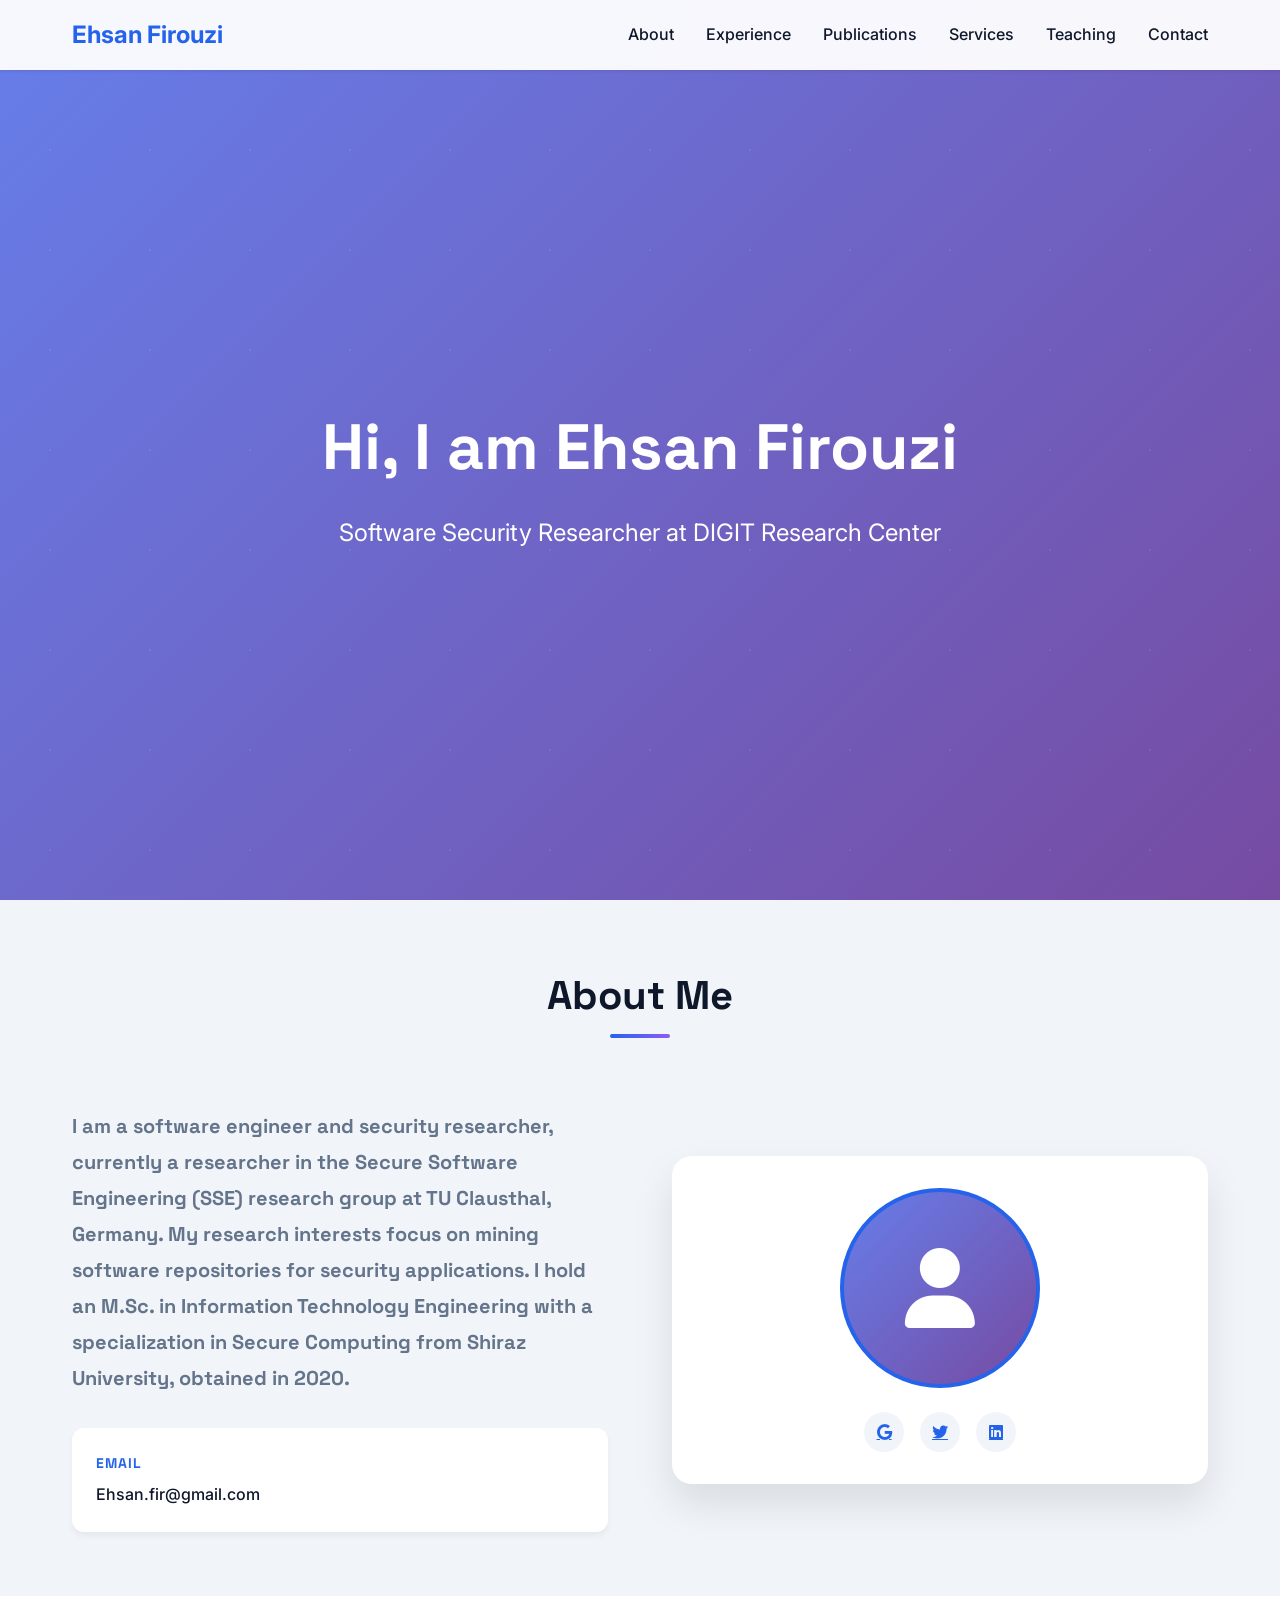
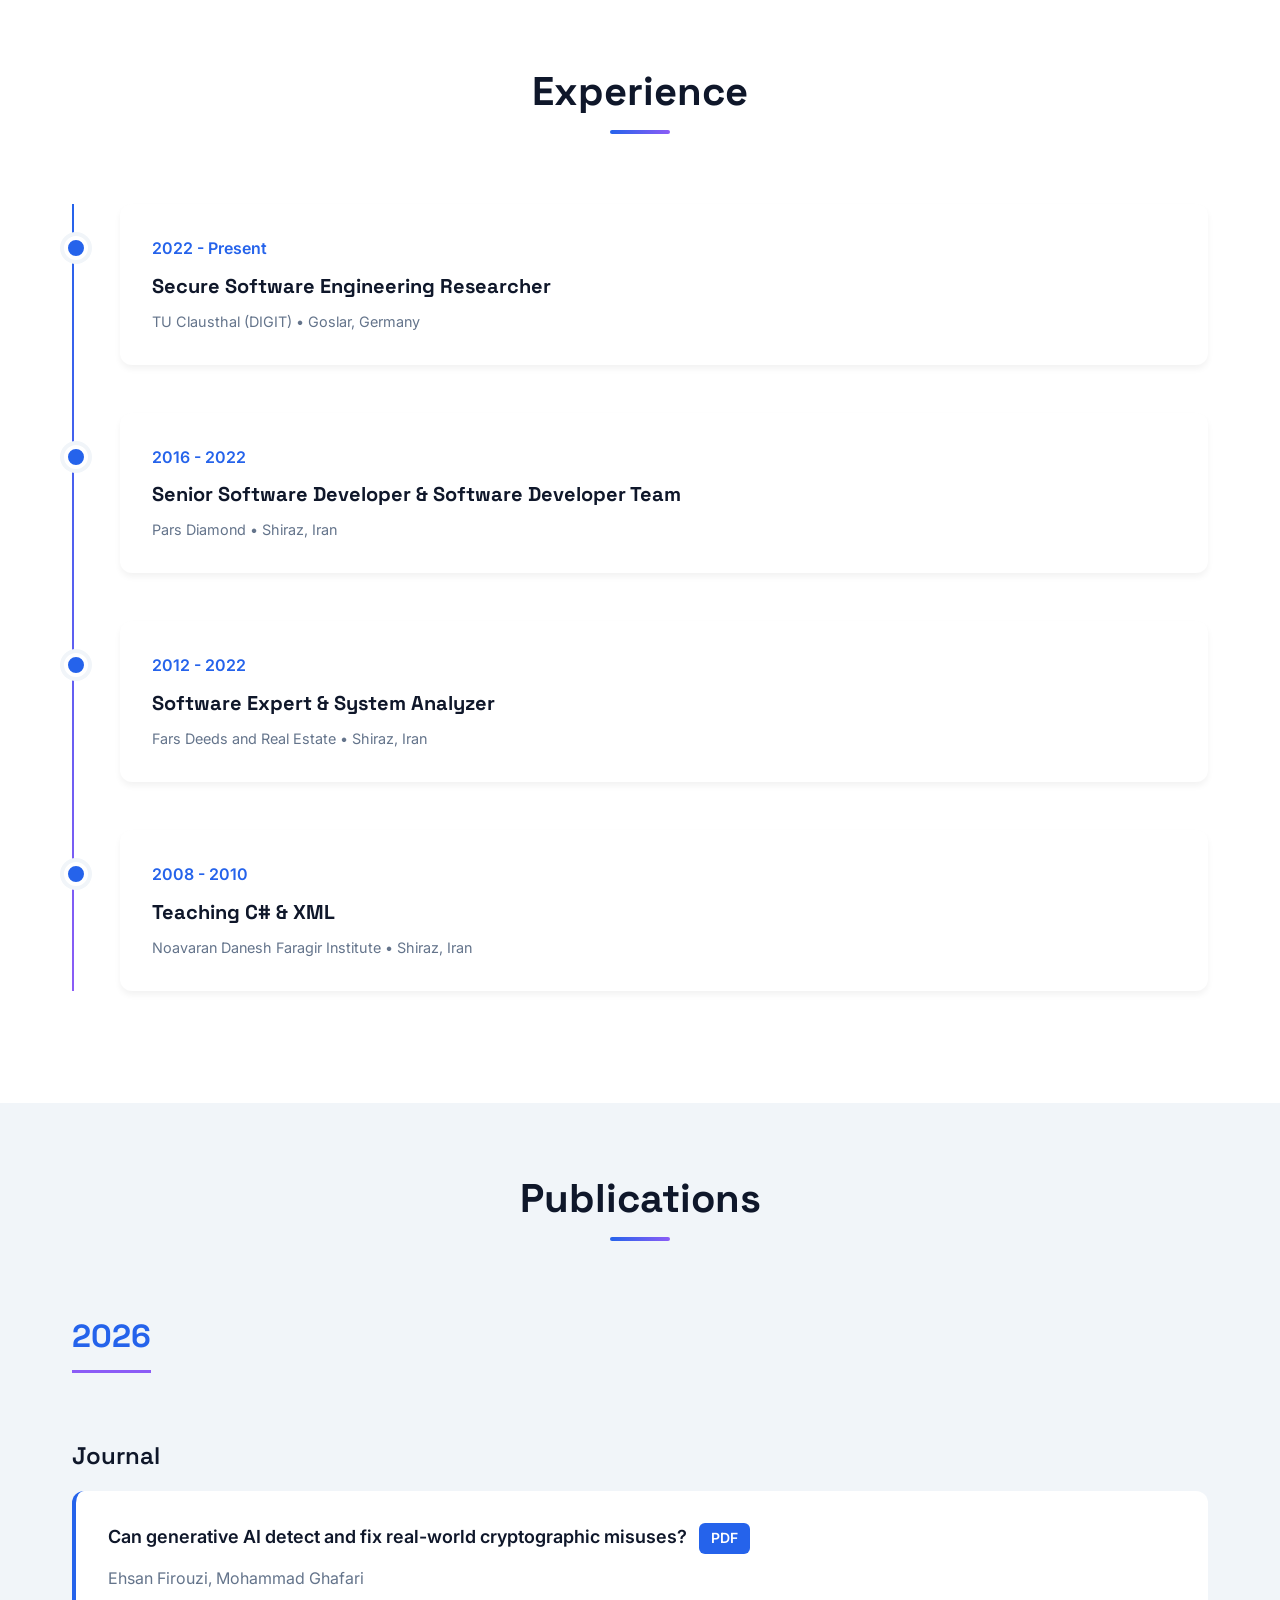
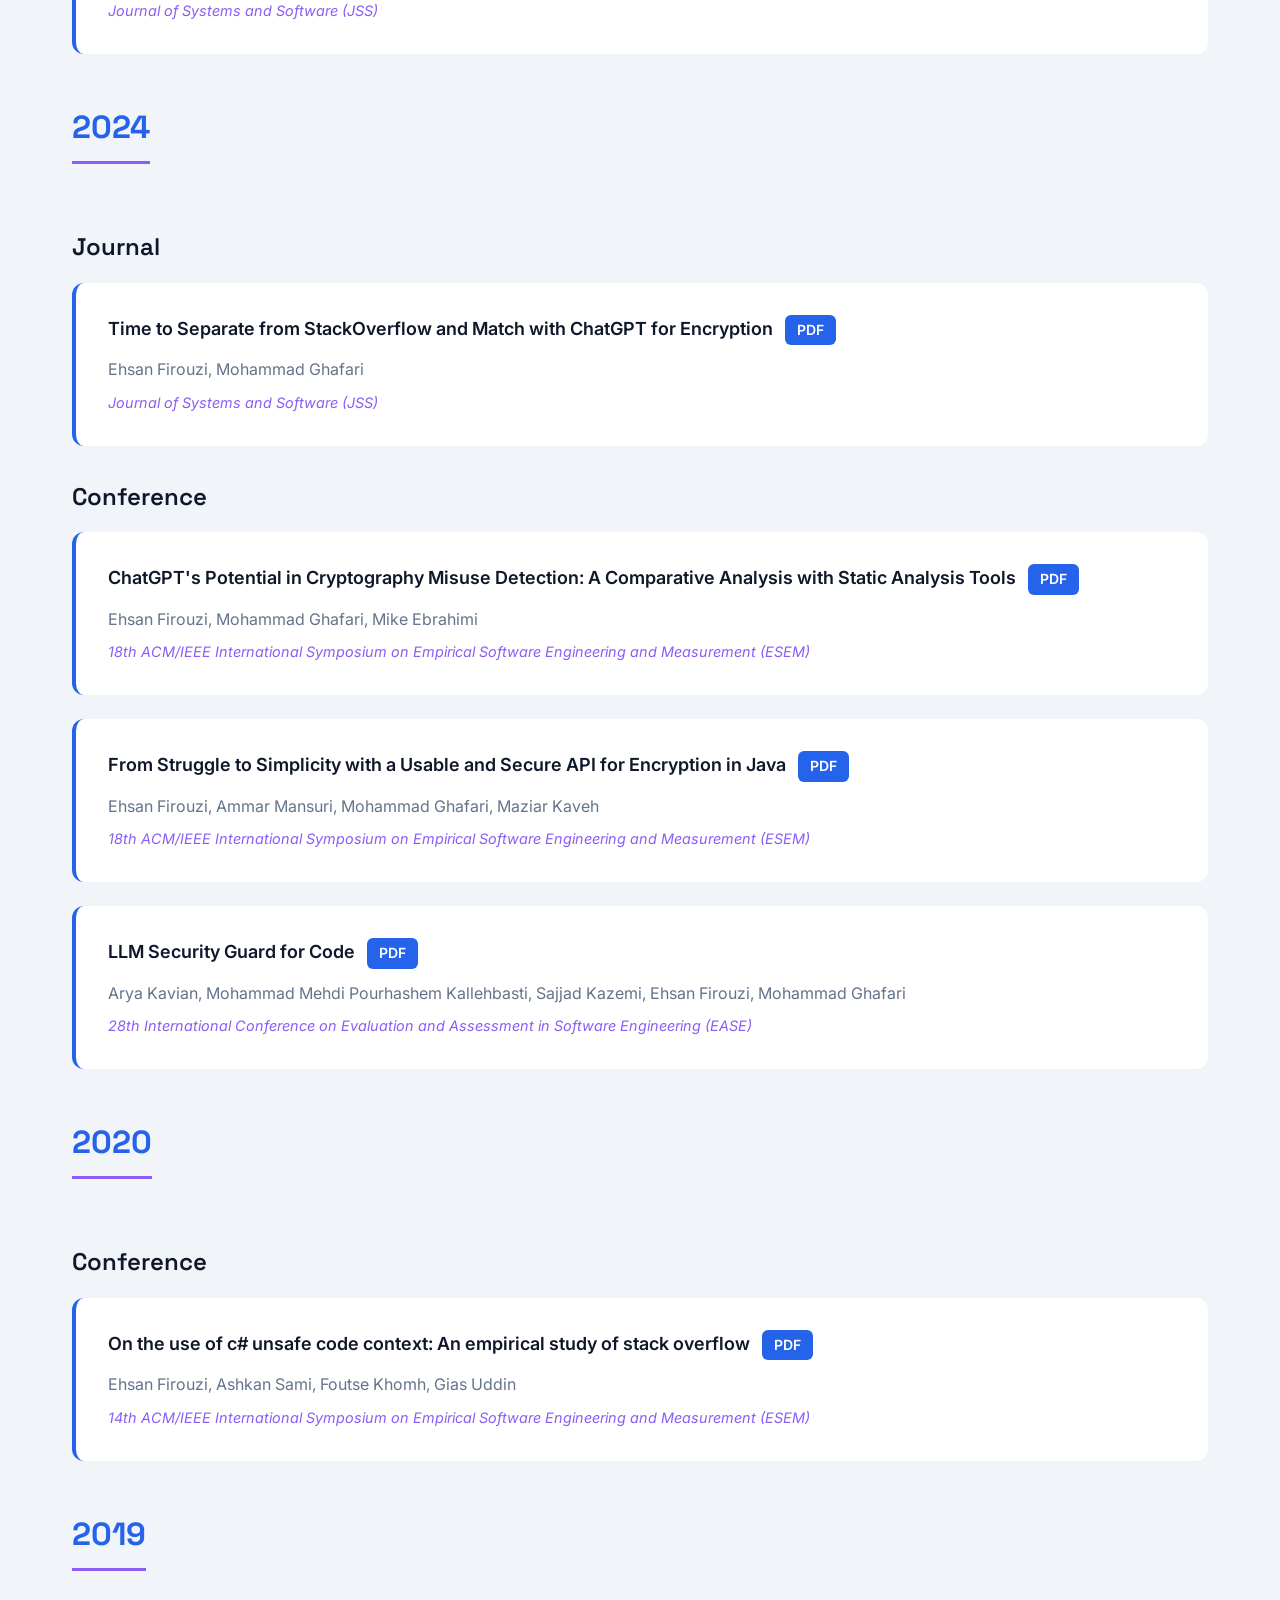
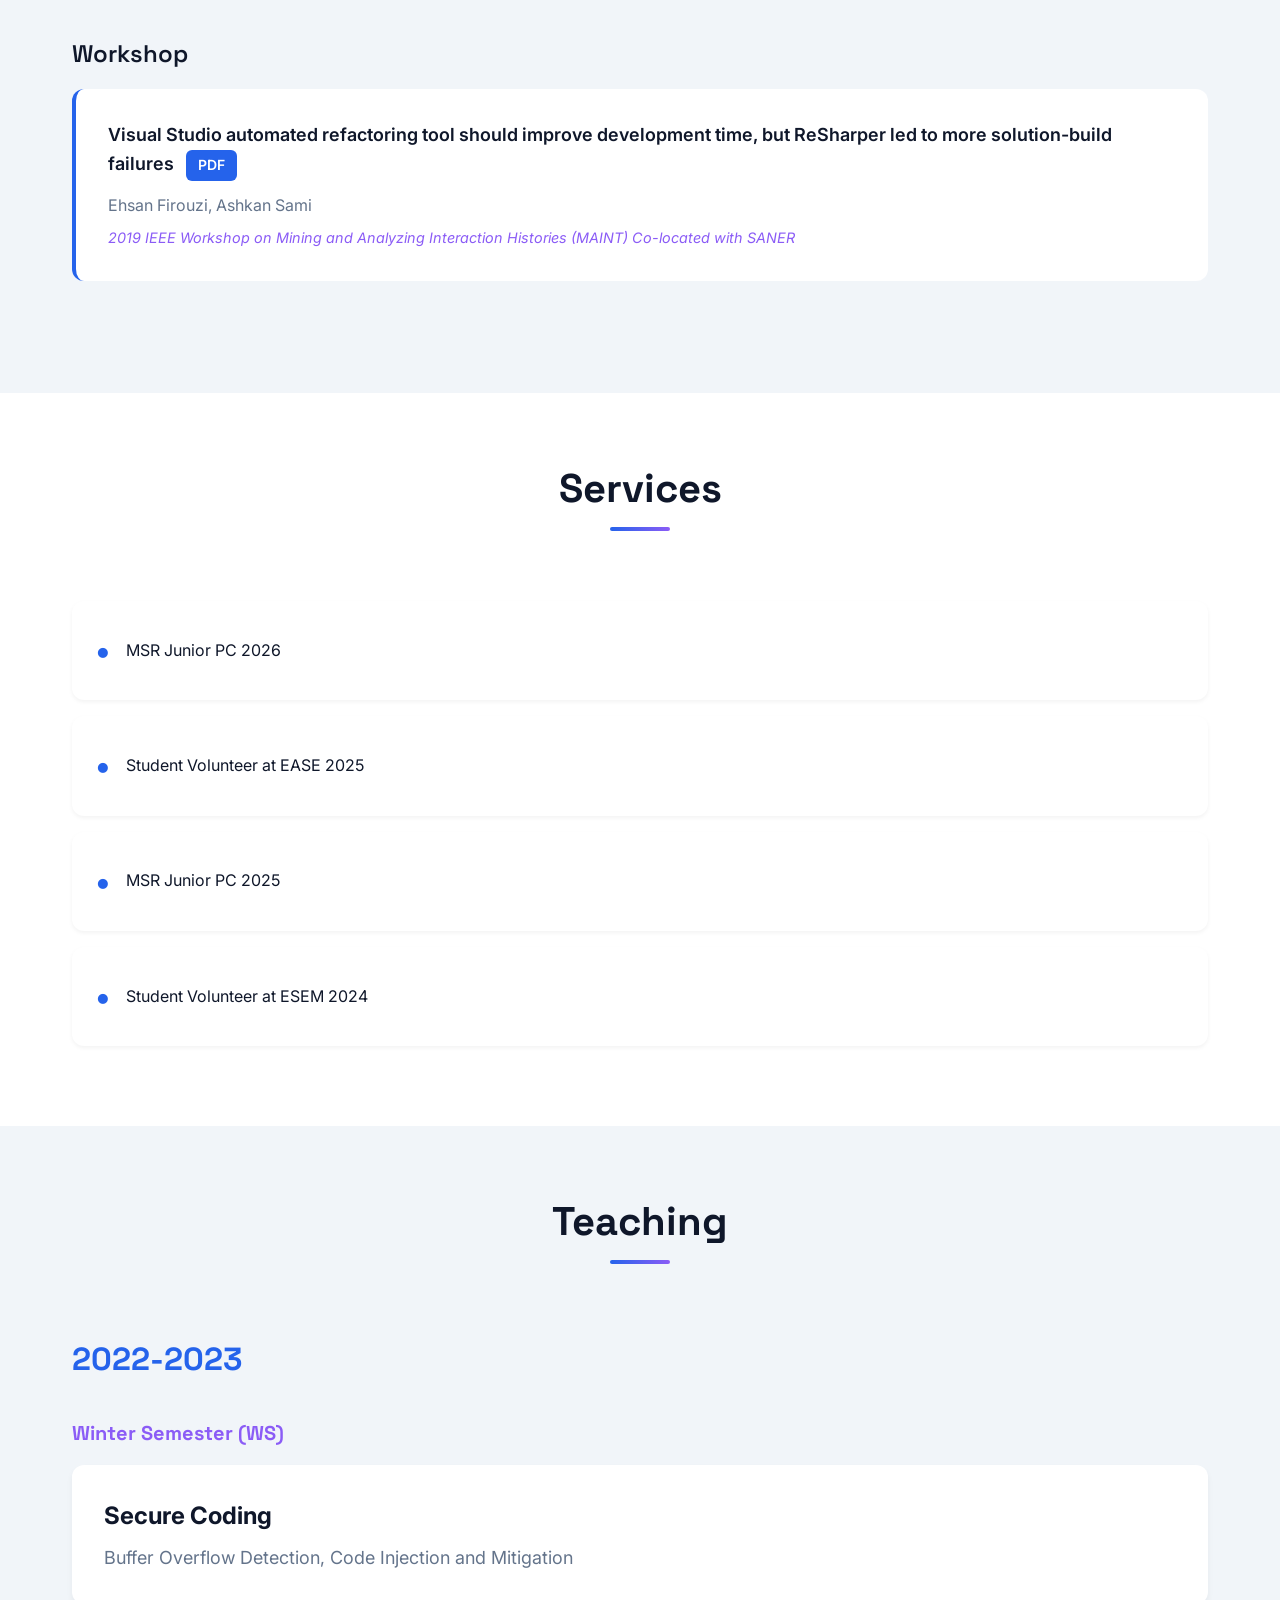
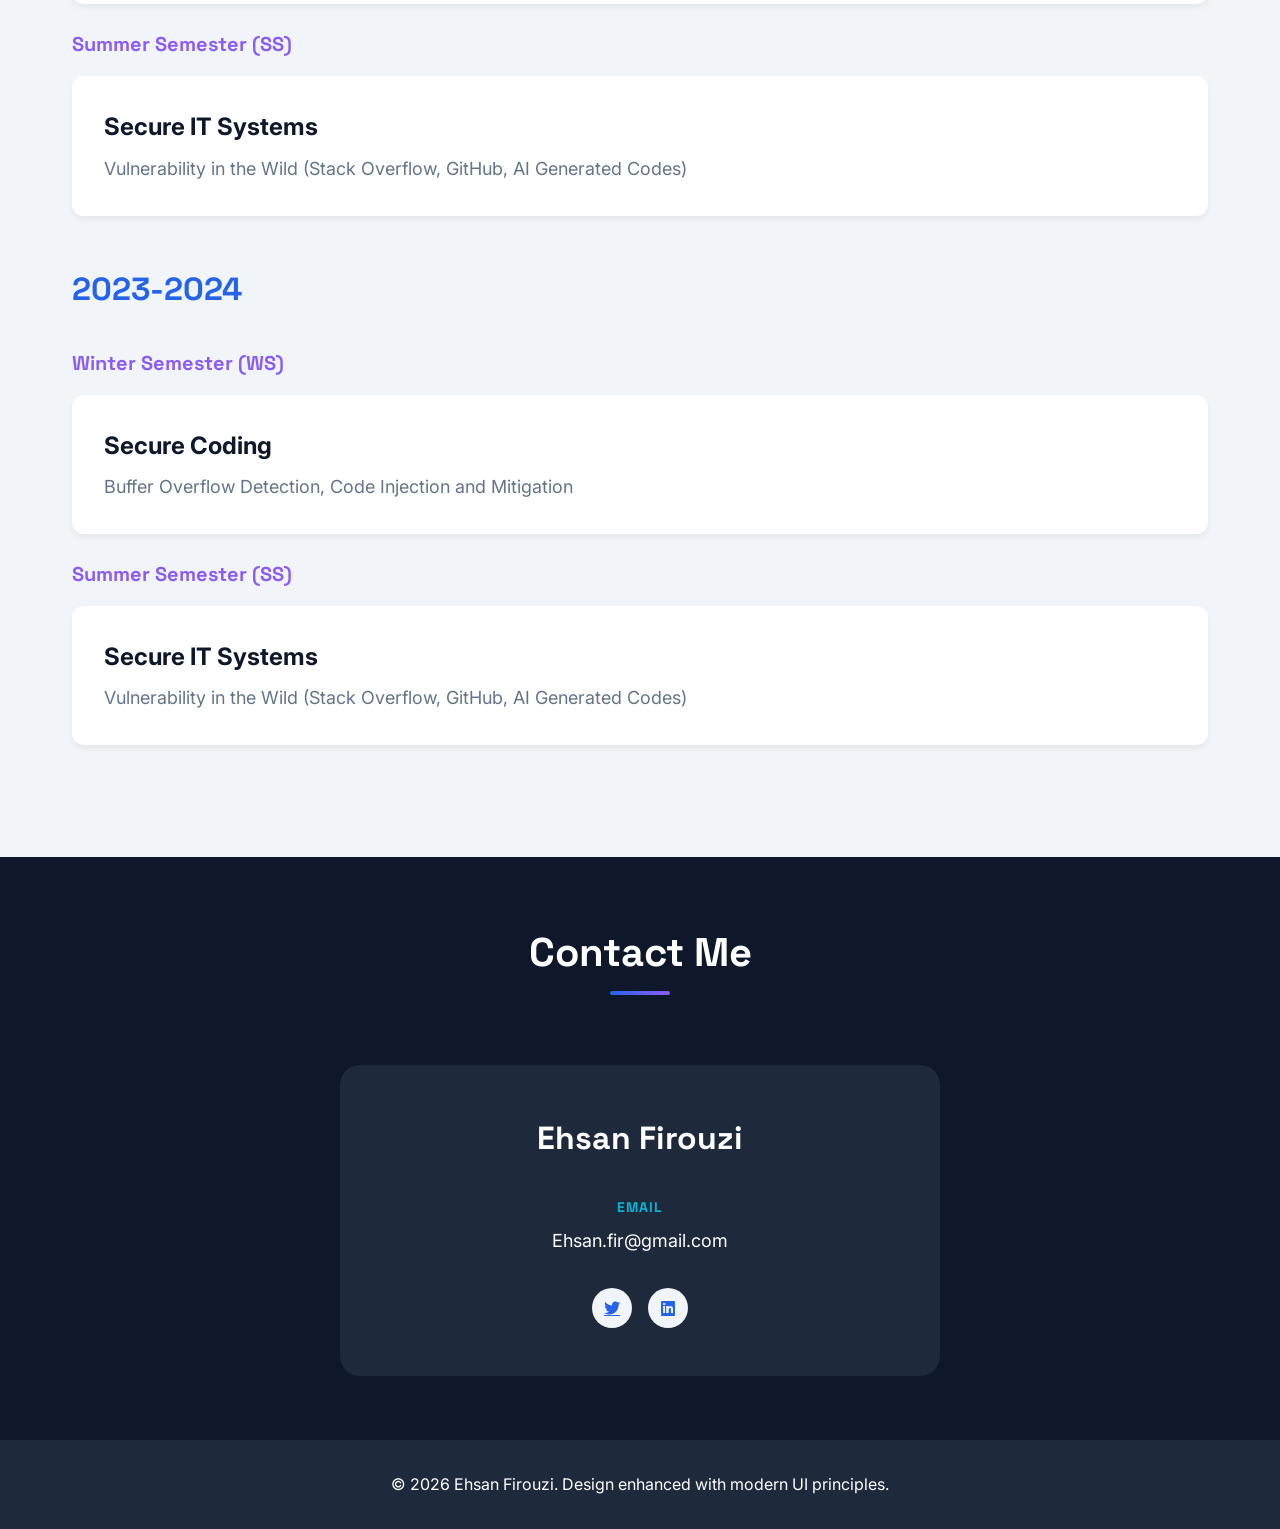
<file: index.htm>
<!DOCTYPE html>
<html lang="en">
<head>
    <meta charset="UTF-8">
    <meta name="viewport" content="width=device-width, initial-scale=1.0">
    <meta name="description" content="Ehsan Firouzi - Software Security Researcher">
    <meta name="keywords" content="Ehsan Firouzi, Software Security, Secure Coding">
    <meta name="author" content="Ehsan Firouzi">
    <title>Ehsan Firouzi | Security Researcher</title>
    <link href="https://fonts.googleapis.com/css2?family=Inter:wght@300;400;500;600;700&family=Space+Grotesk:wght@500;700&display=swap" rel="stylesheet">
    <link rel="stylesheet" href="https://cdnjs.cloudflare.com/ajax/libs/font-awesome/6.4.0/css/all.min.css">
    <style>
        * {
            margin: 0;
            padding: 0;
            box-sizing: border-box;
        }

        :root {
            --primary: #2563eb;
            --primary-dark: #1e40af;
            --secondary: #8b5cf6;
            --accent: #06b6d4;
            --dark: #0f172a;
            --dark-light: #1e293b;
            --gray: #64748b;
            --light: #f1f5f9;
            --white: #ffffff;
        }

        body {
            font-family: 'Inter', sans-serif;
            line-height: 1.6;
            color: var(--dark);
            background: var(--white);
        }

        h1, h2, h3, h4 {
            font-family: 'Space Grotesk', sans-serif;
        }

        /* Navigation */
        nav {
            position: fixed;
            top: 0;
            width: 100%;
            background: rgba(255, 255, 255, 0.95);
            backdrop-filter: blur(10px);
            box-shadow: 0 1px 3px rgba(0, 0, 0, 0.1);
            z-index: 1000;
            transition: all 0.3s ease;
        }

        nav.scrolled {
            box-shadow: 0 4px 6px rgba(0, 0, 0, 0.1);
        }

        .nav-container {
            max-width: 1200px;
            margin: 0 auto;
            padding: 1rem 2rem;
            display: flex;
            justify-content: space-between;
            align-items: center;
        }

        .logo {
            font-size: 1.5rem;
            font-weight: 700;
            color: var(--primary);
            text-decoration: none;
        }

        .nav-links {
            display: flex;
            gap: 2rem;
            list-style: none;
        }

        .nav-links a {
            color: var(--dark);
            text-decoration: none;
            font-weight: 500;
            transition: color 0.3s;
            position: relative;
        }

        .nav-links a:hover {
            color: var(--primary);
        }

        .nav-links a::after {
            content: '';
            position: absolute;
            bottom: -5px;
            left: 0;
            width: 0;
            height: 2px;
            background: var(--primary);
            transition: width 0.3s;
        }

        .nav-links a:hover::after {
            width: 100%;
        }

        /* Hero Section */
        .hero {
            min-height: 100vh;
            display: flex;
            align-items: center;
            justify-content: center;
            background: linear-gradient(135deg, #667eea 0%, #764ba2 100%);
            position: relative;
            overflow: hidden;
            padding-top: 80px;
        }

        .hero::before {
            content: '';
            position: absolute;
            top: 0;
            left: 0;
            right: 0;
            bottom: 0;
            background: url('data:image/svg+xml,<svg width="100" height="100" xmlns="http://www.w3.org/2000/svg"><circle cx="50" cy="50" r="1" fill="white" opacity="0.1"/></svg>');
            animation: float 20s linear infinite;
        }

        @keyframes float {
            from { transform: translateY(0); }
            to { transform: translateY(-100px); }
        }

        .hero-content {
            text-align: center;
            color: white;
            z-index: 1;
            padding: 2rem;
        }

        .hero h1 {
            font-size: 4rem;
            margin-bottom: 1rem;
            animation: fadeInUp 0.8s ease;
        }

        .hero .subtitle {
            font-size: 1.5rem;
            margin-bottom: 2rem;
            opacity: 0.9;
            animation: fadeInUp 0.8s ease 0.2s both;
        }

        @keyframes fadeInUp {
            from {
                opacity: 0;
                transform: translateY(30px);
            }
            to {
                opacity: 1;
                transform: translateY(0);
            }
        }

        /* Container */
        .container {
            max-width: 1200px;
            margin: 0 auto;
            padding: 4rem 2rem;
        }

        /* Section Headers */
        .section-header {
            text-align: center;
            margin-bottom: 4rem;
        }

        .section-header h2 {
            font-size: 2.5rem;
            color: var(--dark);
            margin-bottom: 1rem;
            position: relative;
            display: inline-block;
        }

        .section-header h2::after {
            content: '';
            position: absolute;
            bottom: -10px;
            left: 50%;
            transform: translateX(-50%);
            width: 60px;
            height: 4px;
            background: linear-gradient(90deg, var(--primary), var(--secondary));
            border-radius: 2px;
        }

        /* About Section */
        .about {
            background: var(--light);
        }

        .about-content {
            display: grid;
            grid-template-columns: 1fr 1fr;
            gap: 4rem;
            align-items: center;
        }

        .about-text h3 {
            font-size: 1.25rem;
            line-height: 1.8;
            color: var(--gray);
            margin-bottom: 2rem;
        }

        .about-info {
            background: white;
            padding: 1.5rem;
            border-radius: 12px;
            box-shadow: 0 4px 6px rgba(0, 0, 0, 0.05);
        }

        .about-info h4 {
            color: var(--primary);
            margin-bottom: 0.5rem;
            font-size: 0.875rem;
            text-transform: uppercase;
            letter-spacing: 1px;
        }

        .about-info p {
            color: var(--dark);
            font-weight: 500;
        }

        .about-image {
            position: relative;
        }

        .profile-card {
            background: white;
            padding: 2rem;
            border-radius: 20px;
            box-shadow: 0 20px 40px rgba(0, 0, 0, 0.1);
            text-align: center;
        }

        .profile-img {
            width: 200px;
            height: 200px;
            border-radius: 50%;
            object-fit: cover;
            margin-bottom: 1.5rem;
            border: 4px solid var(--primary);
        }

        .social-links {
            display: flex;
            justify-content: center;
            gap: 1rem;
            margin-top: 1.5rem;
        }

        .social-links a {
            width: 40px;
            height: 40px;
            border-radius: 50%;
            background: var(--light);
            display: flex;
            align-items: center;
            justify-content: center;
            color: var(--primary);
            transition: all 0.3s;
        }

        .social-links a:hover {
            background: var(--primary);
            color: white;
            transform: translateY(-3px);
        }

        /* Experience Timeline */
        .timeline {
            position: relative;
            padding-left: 3rem;
        }

        .timeline::before {
            content: '';
            position: absolute;
            left: 0;
            top: 0;
            bottom: 0;
            width: 2px;
            background: linear-gradient(180deg, var(--primary), var(--secondary));
        }

        .timeline-item {
            position: relative;
            margin-bottom: 3rem;
            padding: 2rem;
            background: white;
            border-radius: 12px;
            box-shadow: 0 4px 6px rgba(0, 0, 0, 0.05);
            transition: all 0.3s;
        }

        .timeline-item:hover {
            transform: translateX(10px);
            box-shadow: 0 8px 16px rgba(0, 0, 0, 0.1);
        }

        .timeline-item::before {
            content: '';
            position: absolute;
            left: -3.5rem;
            top: 2rem;
            width: 16px;
            height: 16px;
            background: var(--primary);
            border: 4px solid white;
            border-radius: 50%;
            box-shadow: 0 0 0 4px var(--light);
        }

        .timeline-date {
            color: var(--primary);
            font-weight: 600;
            margin-bottom: 0.5rem;
        }

        .timeline-title {
            font-size: 1.25rem;
            color: var(--dark);
            margin-bottom: 0.5rem;
        }

        .timeline-company {
            color: var(--gray);
            font-size: 0.9rem;
        }

        /* Publications */
        .publications {
            background: var(--light);
        }

        .year-group {
            margin-bottom: 3rem;
        }

        .year-title {
            font-size: 2rem;
            color: var(--primary);
            margin-bottom: 2rem;
            display: inline-block;
            padding-bottom: 0.5rem;
            border-bottom: 3px solid var(--secondary);
        }

        .pub-type {
            font-size: 1.5rem;
            color: var(--dark);
            margin: 2rem 0 1rem;
            font-weight: 600;
        }

        .publication-item {
            background: white;
            padding: 2rem;
            border-radius: 12px;
            margin-bottom: 1.5rem;
            border-left: 4px solid var(--primary);
            transition: all 0.3s;
        }

        .publication-item:hover {
            transform: translateX(8px);
            box-shadow: 0 8px 16px rgba(0, 0, 0, 0.1);
        }

        .pub-title {
            font-size: 1.125rem;
            color: var(--dark);
            margin-bottom: 0.75rem;
            font-weight: 600;
        }

        .pub-authors {
            color: var(--gray);
            margin-bottom: 0.5rem;
        }

        .pub-venue {
            color: var(--secondary);
            font-style: italic;
            font-size: 0.9rem;
        }

        .pdf-link {
            display: inline-block;
            margin-left: 0.5rem;
            padding: 0.25rem 0.75rem;
            background: var(--primary);
            color: white;
            text-decoration: none;
            border-radius: 6px;
            font-size: 0.875rem;
            transition: all 0.3s;
        }

        .pdf-link:hover {
            background: var(--primary-dark);
            transform: translateY(-2px);
        }

        /* Services */
        .service-item {
            background: white;
            padding: 1.5rem;
            border-radius: 12px;
            margin-bottom: 1rem;
            display: flex;
            align-items: center;
            gap: 1rem;
            box-shadow: 0 2px 4px rgba(0, 0, 0, 0.05);
        }

        .service-item::before {
            content: '•';
            color: var(--primary);
            font-size: 2rem;
            font-weight: bold;
        }

        /* Teaching */
        .teaching {
            background: var(--light);
        }

        .semester-group {
            margin-bottom: 3rem;
        }

        .academic-year {
            font-size: 2rem;
            color: var(--primary);
            margin-bottom: 2rem;
        }

        .semester-title {
            color: var(--secondary);
            font-size: 1.25rem;
            margin: 1.5rem 0 1rem;
        }

        .course-item {
            background: white;
            padding: 2rem;
            border-radius: 12px;
            margin-bottom: 1.5rem;
            box-shadow: 0 4px 6px rgba(0, 0, 0, 0.05);
        }

        .course-name {
            font-size: 1.5rem;
            color: var(--dark);
            margin-bottom: 0.5rem;
        }

        .course-desc {
            color: var(--gray);
            font-size: 1.125rem;
        }

        /* Contact */
        .contact {
            background: var(--dark);
            color: white;
        }

        .contact .section-header h2 {
            color: white;
        }

        .contact-card {
            background: var(--dark-light);
            padding: 3rem;
            border-radius: 20px;
            text-align: center;
            max-width: 600px;
            margin: 0 auto;
        }

        .contact-card h3 {
            font-size: 2rem;
            margin-bottom: 2rem;
        }

        .contact-info {
            margin-bottom: 2rem;
        }

        .contact-info h4 {
            color: var(--accent);
            margin-bottom: 0.5rem;
            text-transform: uppercase;
            font-size: 0.875rem;
            letter-spacing: 1px;
        }

        .contact-info p {
            font-size: 1.125rem;
        }

        /* Footer */
        footer {
            background: var(--dark-light);
            color: white;
            text-align: center;
            padding: 2rem;
        }

        /* Responsive */
        @media (max-width: 768px) {
            .nav-links {
                display: none;
            }

            .hero h1 {
                font-size: 2.5rem;
            }

            .hero .subtitle {
                font-size: 1.125rem;
            }

            .about-content {
                grid-template-columns: 1fr;
            }

            .timeline {
                padding-left: 2rem;
            }
        }

        .scroll-top {
            position: fixed;
            bottom: 2rem;
            right: 2rem;
            width: 50px;
            height: 50px;
            background: var(--primary);
            color: white;
            border-radius: 50%;
            display: flex;
            align-items: center;
            justify-content: center;
            cursor: pointer;
            opacity: 0;
            transition: all 0.3s;
            z-index: 999;
        }

        .scroll-top.visible {
            opacity: 1;
        }

        .scroll-top:hover {
            background: var(--primary-dark);
            transform: translateY(-3px);
        }
    </style>
</head>
<body>
    <!-- Navigation -->
    <nav id="navbar">
        <div class="nav-container">
            <a href="#" class="logo">Ehsan Firouzi</a>
            <ul class="nav-links">
                <li><a href="#about">About</a></li>
                <li><a href="#experience">Experience</a></li>
                <li><a href="#publications">Publications</a></li>
                <li><a href="#services">Services</a></li>
                <li><a href="#teaching">Teaching</a></li>
                <li><a href="#contact">Contact</a></li>
            </ul>
        </div>
    </nav>

    <!-- Hero Section -->
    <section class="hero">
        <div class="hero-content">
            <h1>Hi, I am Ehsan Firouzi</h1>
            <p class="subtitle">Software Security Researcher at DIGIT Research Center</p>
        </div>
    </section>

    <!-- About Section -->
    <section id="about" class="about">
        <div class="container">
            <div class="section-header">
                <h2>About Me</h2>
            </div>
            <div class="about-content">
                <div class="about-text">
                    <h3>I am a software engineer and security researcher, currently a researcher in the Secure Software Engineering (SSE) research group at TU Clausthal, Germany. My research interests focus on mining software repositories for security applications. I hold an M.Sc. in Information Technology Engineering with a specialization in Secure Computing from Shiraz University, obtained in 2020.</h3>
                    <div class="about-info">
                        <h4>Email</h4>
                        <p>Ehsan.fir@gmail.com</p>
                    </div>
                </div>
                <div class="about-image">
                    <div class="profile-card">
                        <div style="width: 200px; height: 200px; margin: 0 auto 1.5rem; border-radius: 50%; background: linear-gradient(135deg, #667eea 0%, #764ba2 100%); display: flex; align-items: center; justify-content: center; border: 4px solid var(--primary);">
                            <i class="fas fa-user" style="font-size: 80px; color: white;"></i>
                        </div>
                        <div class="social-links">
                            <a href="https://scholar.google.com/citations?user=i0vw-QgAAAAJ&hl=en"><i class="fab fa-google"></i></a>
                            <a href="https://x.com/Ehsan01300894"><i class="fab fa-twitter"></i></a>
                            <a href="https://www.linkedin.com/in/ehsan-firouzi-0a0747167/"><i class="fab fa-linkedin"></i></a>
                        </div>
                    </div>
                </div>
            </div>
        </div>
    </section>

    <!-- Experience Section -->
    <section id="experience">
        <div class="container">
            <div class="section-header">
                <h2>Experience</h2>
            </div>
            <div class="timeline">
                <div class="timeline-item">
                    <div class="timeline-date">2022 - Present</div>
                    <h3 class="timeline-title">Secure Software Engineering Researcher</h3>
                    <p class="timeline-company">TU Clausthal (DIGIT) • Goslar, Germany</p>
                </div>
                <div class="timeline-item">
                    <div class="timeline-date">2016 - 2022</div>
                    <h3 class="timeline-title">Senior Software Developer & Software Developer Team</h3>
                    <p class="timeline-company">Pars Diamond • Shiraz, Iran</p>
                </div>
                <div class="timeline-item">
                    <div class="timeline-date">2012 - 2022</div>
                    <h3 class="timeline-title">Software Expert & System Analyzer</h3>
                    <p class="timeline-company">Fars Deeds and Real Estate • Shiraz, Iran</p>
                </div>
                <div class="timeline-item">
                    <div class="timeline-date">2008 - 2010</div>
                    <h3 class="timeline-title">Teaching C# & XML</h3>
                    <p class="timeline-company">Noavaran Danesh Faragir Institute • Shiraz, Iran</p>
                </div>
            </div>
        </div>
    </section>

    <!-- Publications Section -->
    <section id="publications" class="publications">
        <div class="container">
            <div class="section-header">
                <h2>Publications</h2>
            </div>

            <!-- 2026 -->
            <div class="year-group">
                <h3 class="year-title">2026</h3>
                <h4 class="pub-type">Journal</h4>
                <div class="publication-item">
                    <p class="pub-title">Can generative AI detect and fix real-world cryptographic misuses? 
                        <a href="https://www.sciencedirect.com/science/article/pii/S0164121224001808/pdfft?md5=e85cdd3cd877b283679ba9e4a5e8d5dd&pid=1-s2.0-S0164121224001808-main.pdf" class="pdf-link">PDF</a>
                    </p>
                    <p class="pub-authors">Ehsan Firouzi, Mohammad Ghafari</p>
                    <p class="pub-venue">Journal of Systems and Software (JSS)</p>
                </div>
            </div>

            <!-- 2024 -->
            <div class="year-group">
                <h3 class="year-title">2024</h3>
                <h4 class="pub-type">Journal</h4>
                <div class="publication-item">
                    <p class="pub-title">Time to Separate from StackOverflow and Match with ChatGPT for Encryption
                        <a href="https://www.sciencedirect.com/science/article/pii/S0164121224001808/pdfft?md5=e85cdd3cd877b283679ba9e4a5e8d5dd&pid=1-s2.0-S0164121224001808-main.pdf" class="pdf-link">PDF</a>
                    </p>
                    <p class="pub-authors">Ehsan Firouzi, Mohammad Ghafari</p>
                    <p class="pub-venue">Journal of Systems and Software (JSS)</p>
                </div>

                <h4 class="pub-type">Conference</h4>
                <div class="publication-item">
                    <p class="pub-title">ChatGPT's Potential in Cryptography Misuse Detection: A Comparative Analysis with Static Analysis Tools
                        <a href="https://dl.acm.org/doi/pdf/10.1145/3674805.3695408" class="pdf-link">PDF</a>
                    </p>
                    <p class="pub-authors">Ehsan Firouzi, Mohammad Ghafari, Mike Ebrahimi</p>
                    <p class="pub-venue">18th ACM/IEEE International Symposium on Empirical Software Engineering and Measurement (ESEM)</p>
                </div>
                <div class="publication-item">
                    <p class="pub-title">From Struggle to Simplicity with a Usable and Secure API for Encryption in Java
                        <a href="https://dl.acm.org/doi/pdf/10.1145/3674805.3695405" class="pdf-link">PDF</a>
                    </p>
                    <p class="pub-authors">Ehsan Firouzi, Ammar Mansuri, Mohammad Ghafari, Maziar Kaveh</p>
                    <p class="pub-venue">18th ACM/IEEE International Symposium on Empirical Software Engineering and Measurement (ESEM)</p>
                </div>
                <div class="publication-item">
                    <p class="pub-title">LLM Security Guard for Code
                        <a href="https://dl.acm.org/doi/pdf/10.1145/3661167.3661263" class="pdf-link">PDF</a>
                    </p>
                    <p class="pub-authors">Arya Kavian, Mohammad Mehdi Pourhashem Kallehbasti, Sajjad Kazemi, Ehsan Firouzi, Mohammad Ghafari</p>
                    <p class="pub-venue">28th International Conference on Evaluation and Assessment in Software Engineering (EASE)</p>
                </div>
            </div>

            <!-- 2020 -->
            <div class="year-group">
                <h3 class="year-title">2020</h3>
                <h4 class="pub-type">Conference</h4>
                <div class="publication-item">
                    <p class="pub-title">On the use of c# unsafe code context: An empirical study of stack overflow
                        <a href="https://dl.acm.org/doi/pdf/10.1145/3382494.3422165" class="pdf-link">PDF</a>
                    </p>
                    <p class="pub-authors">Ehsan Firouzi, Ashkan Sami, Foutse Khomh, Gias Uddin</p>
                    <p class="pub-venue">14th ACM/IEEE International Symposium on Empirical Software Engineering and Measurement (ESEM)</p>
                </div>
            </div>

            <!-- 2019 -->
            <div class="year-group">
                <h3 class="year-title">2019</h3>
                <h4 class="pub-type">Workshop</h4>
                <div class="publication-item">
                    <p class="pub-title">Visual Studio automated refactoring tool should improve development time, but ReSharper led to more solution-build failures
                        <a href="https://ieeexplore.ieee.org/stamp/stamp.jsp?arnumber=8666936" class="pdf-link">PDF</a>
                    </p>
                    <p class="pub-authors">Ehsan Firouzi, Ashkan Sami</p>
                    <p class="pub-venue">2019 IEEE Workshop on Mining and Analyzing Interaction Histories (MAINT) Co-located with SANER</p>
                </div>
            </div>
        </div>
    </section>

    <!-- Services Section -->
    <section id="services">
        <div class="container">
            <div class="section-header">
                <h2>Services</h2>
            </div>
            <div class="service-item">
                <span>MSR Junior PC 2026</span>
            </div>
            <div class="service-item">
                <span>Student Volunteer at EASE 2025</span>
            </div>
            <div class="service-item">
                <span>MSR Junior PC 2025</span>
            </div>
            <div class="service-item">
                <span>Student Volunteer at ESEM 2024</span>
            </div>
        </div>
    </section>

    <!-- Teaching Section -->
    <section id="teaching" class="teaching">
        <div class="container">
            <div class="section-header">
                <h2>Teaching</h2>
            </div>

            <div class="semester-group">
                <h3 class="academic-year">2022-2023</h3>
                <h4 class="semester-title">Winter Semester (WS)</h4>
                <div class="course-item">
                    <h5 class="course-name">Secure Coding</h5>
                    <p class="course-desc">Buffer Overflow Detection, Code Injection and Mitigation</p>
                </div>
                <h4 class="semester-title">Summer Semester (SS)</h4>
                <div class="course-item">
                    <h5 class="course-name">Secure IT Systems</h5>
                    <p class="course-desc">Vulnerability in the Wild (Stack Overflow, GitHub, AI Generated Codes)</p>
                </div>
            </div>

            <div class="semester-group">
                <h3 class="academic-year">2023-2024</h3>
                <h4 class="semester-title">Winter Semester (WS)</h4>
                <div class="course-item">
                    <h5 class="course-name">Secure Coding</h5>
                    <p class="course-desc">Buffer Overflow Detection, Code Injection and Mitigation</p>
                </div>
                <h4 class="semester-title">Summer Semester (SS)</h4>
                <div class="course-item">
                    <h5 class="course-name">Secure IT Systems</h5>
                    <p class="course-desc">Vulnerability in the Wild (Stack Overflow, GitHub, AI Generated Codes)</p>
                </div>
            </div>
        </div>
    </section>

    <!-- Contact Section -->
    <section id="contact" class="contact">
        <div class="container">
            <div class="section-header">
                <h2>Contact Me</h2>
            </div>
            <div class="contact-card">
                <h3>Ehsan Firouzi</h3>
                <div class="contact-info">
                    <h4>Email</h4>
                    <p>Ehsan.fir@gmail.com</p>
                </div>
                <div class="social-links">
                    <a href="https://x.com/Ehsan01300894"><i class="fab fa-twitter"></i></a>
                    <a href="https://www.linkedin.com/in/ehsan-firouzi-0a0747167"><i class="fab fa-linkedin"></i></a>
                </div>
            </div>
        </div>
    </section>

    <!-- Footer -->
    <footer>
        <p>&copy; 2026 Ehsan Firouzi. Design enhanced with modern UI principles.</p>
    </footer>

    <!-- Scroll to Top -->
    <div class="scroll-top" id="scrollTop">
        <i class="fas fa-arrow-up"></i>
    </div>

    <script>
        // Navbar scroll effect
        window.addEventListener('scroll', () => {
            const navbar = document.getElementById('navbar');
            const scrollTop = document.getElementById('scrollTop');
            
            if (window.scrollY >
</file>
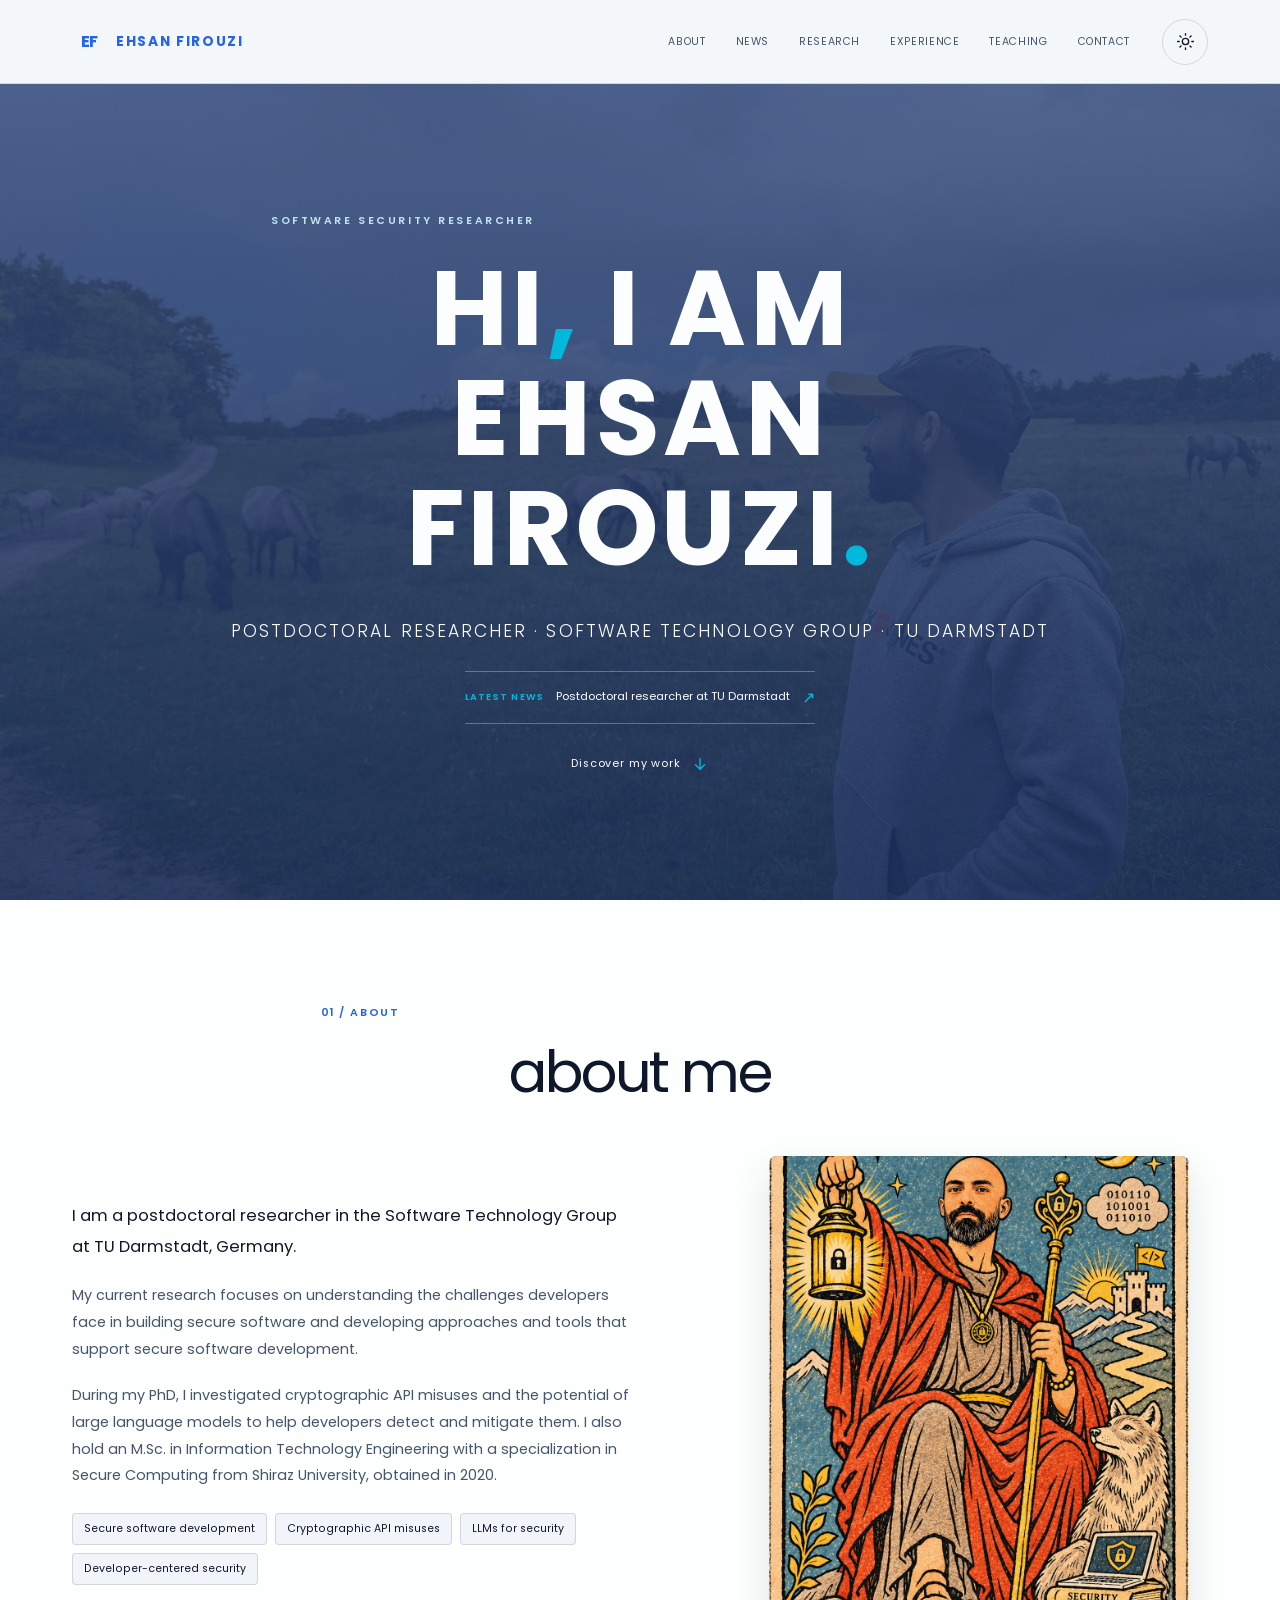
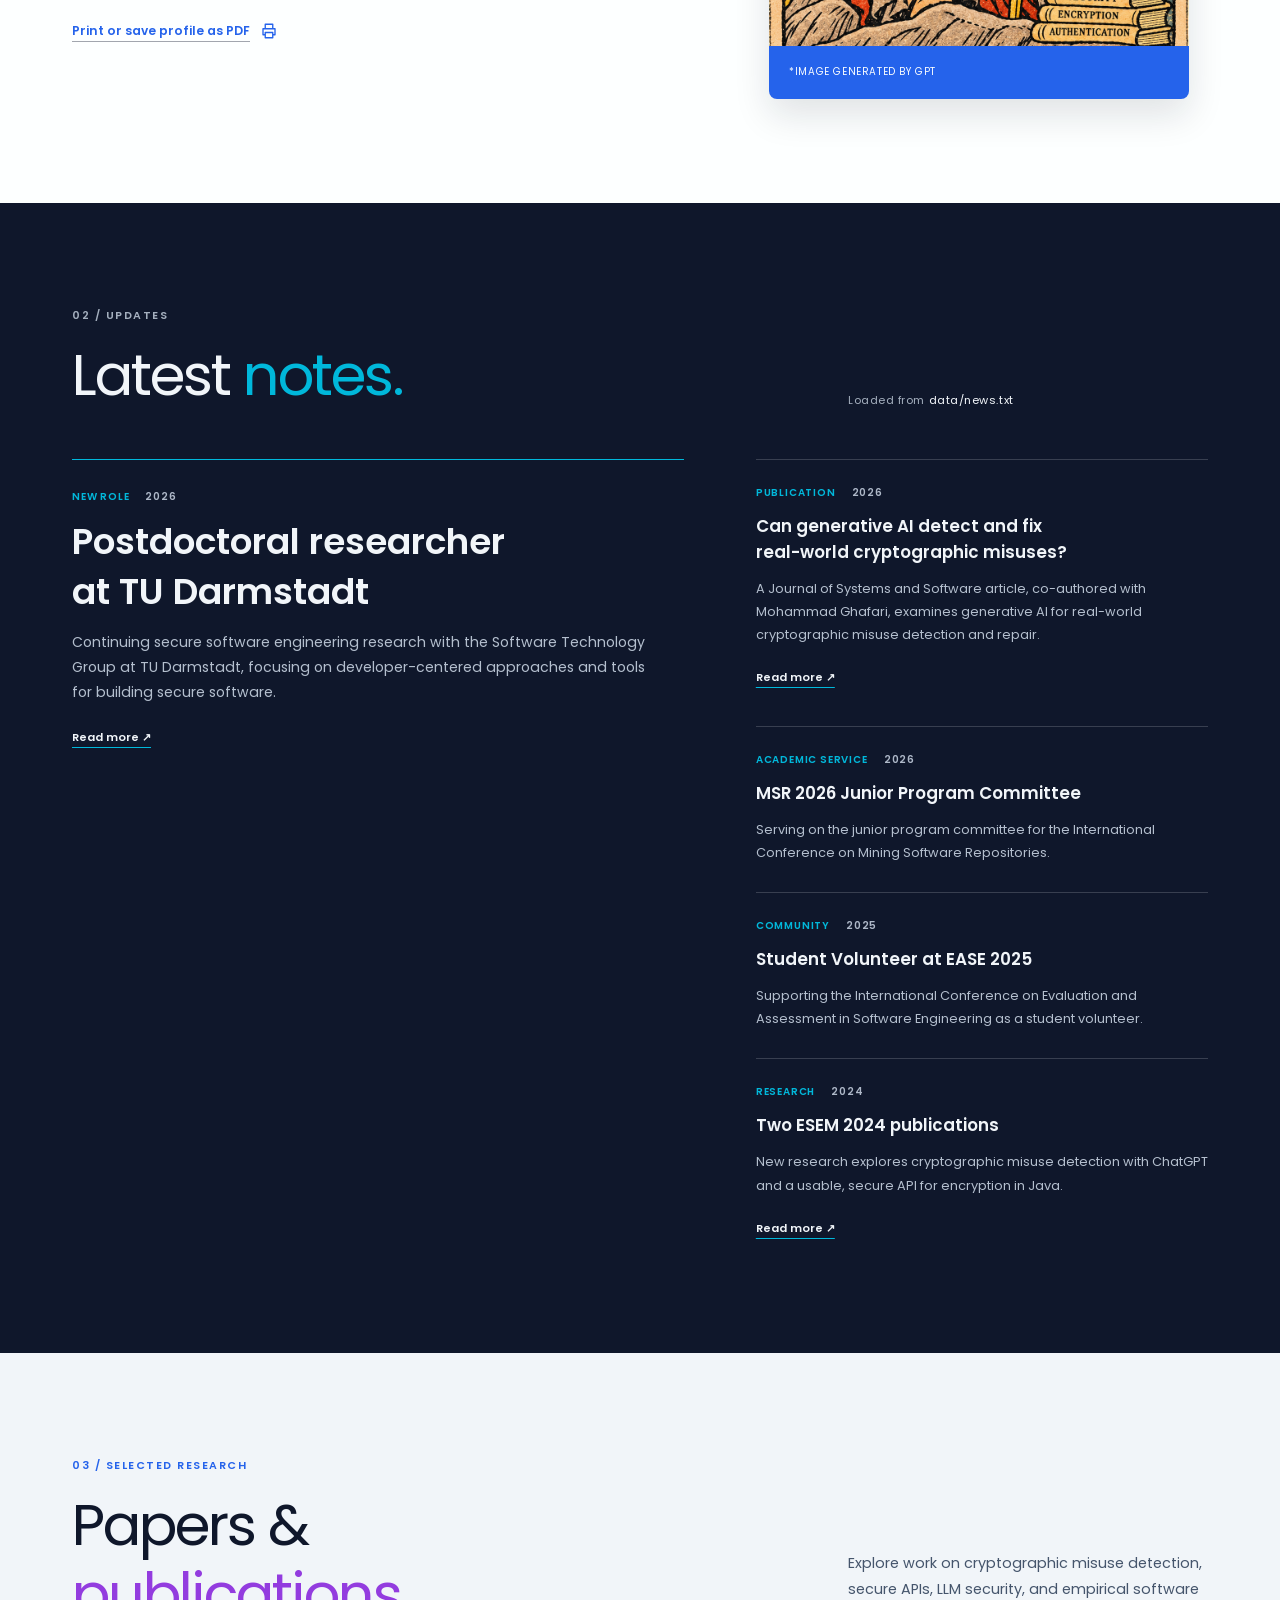
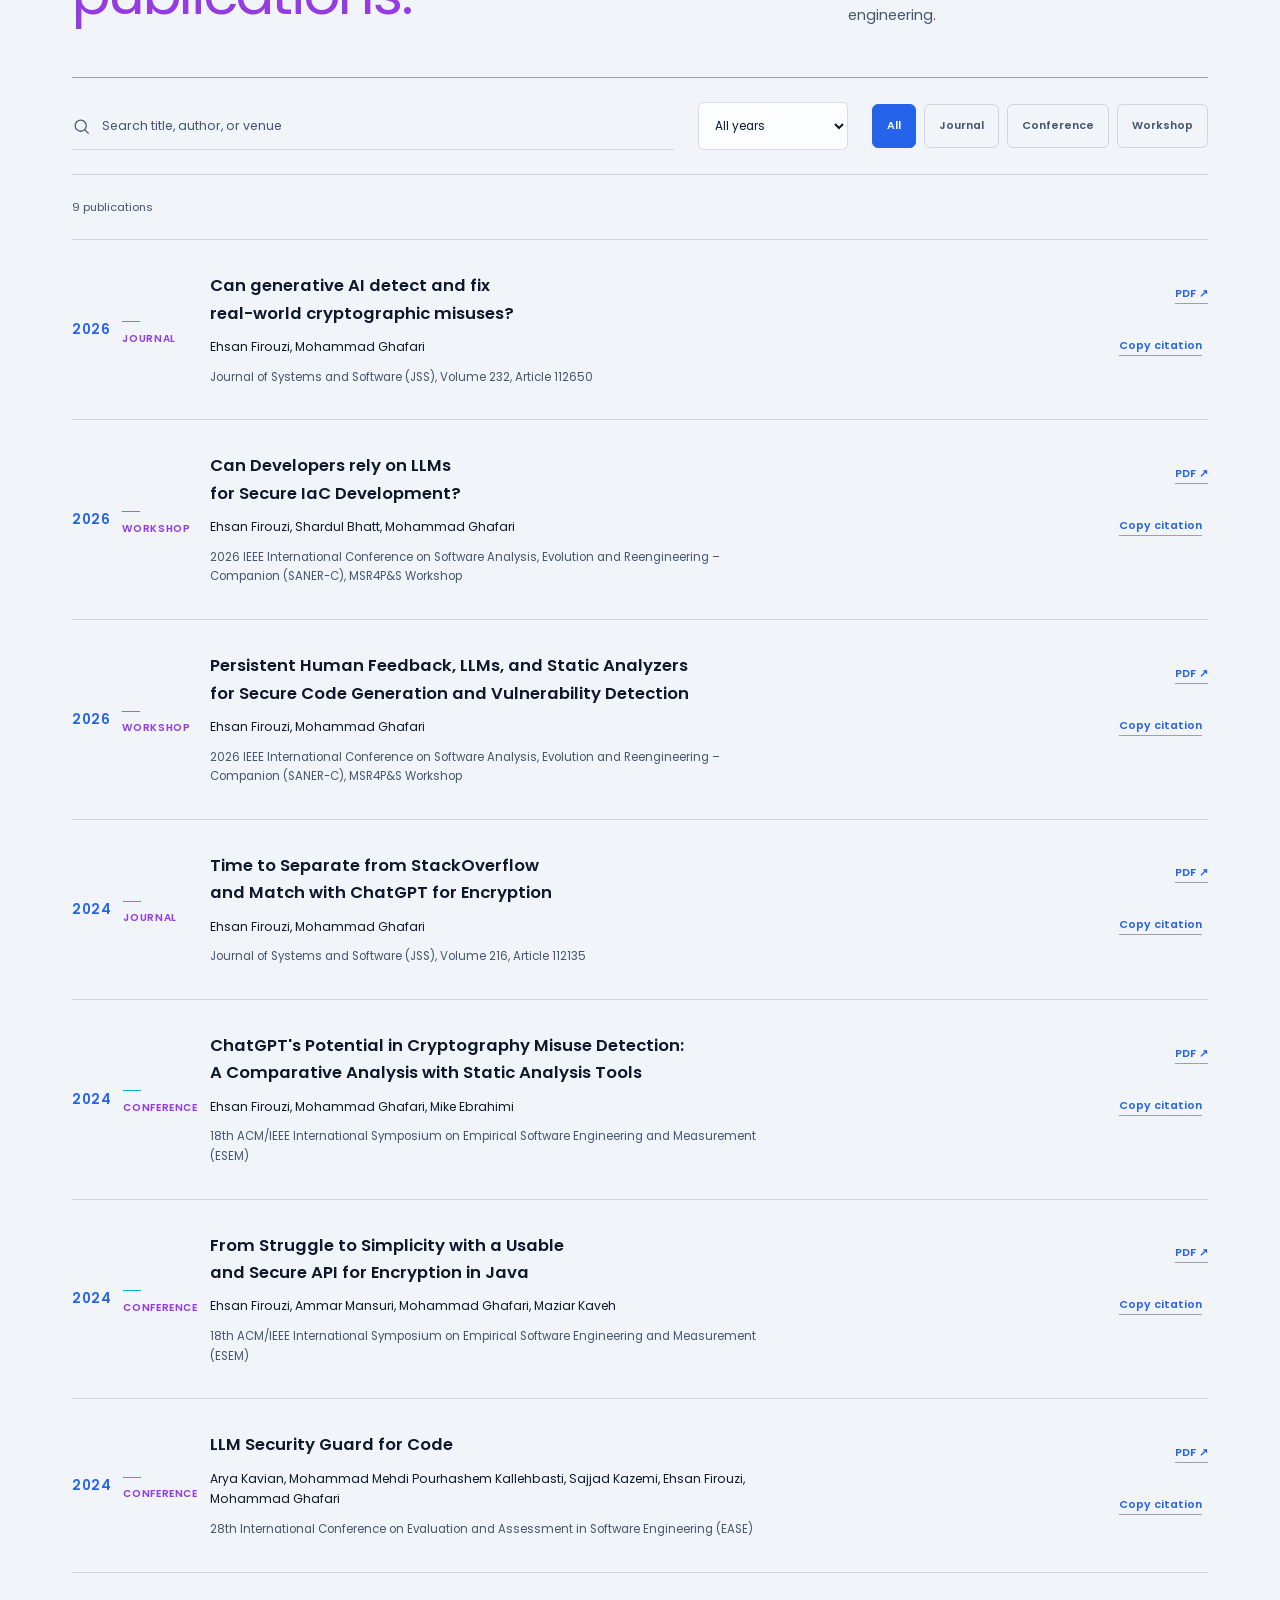
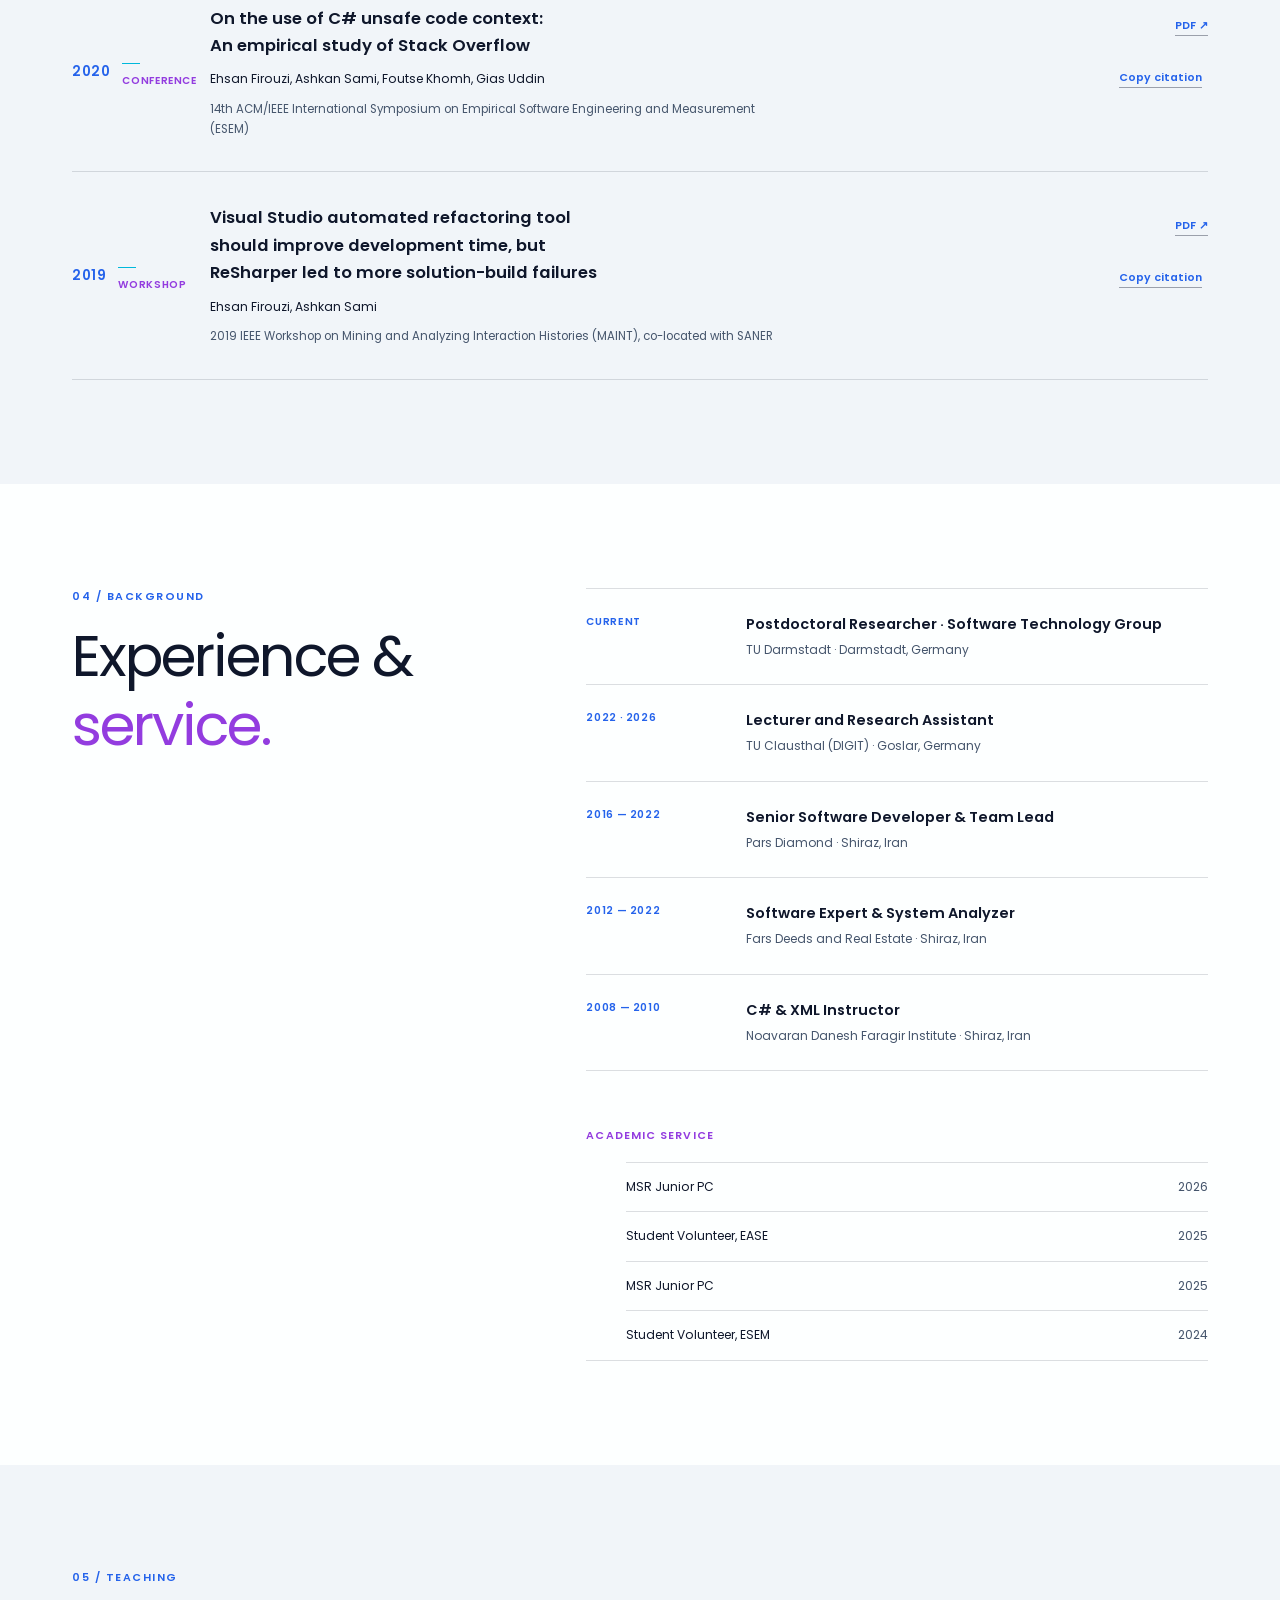
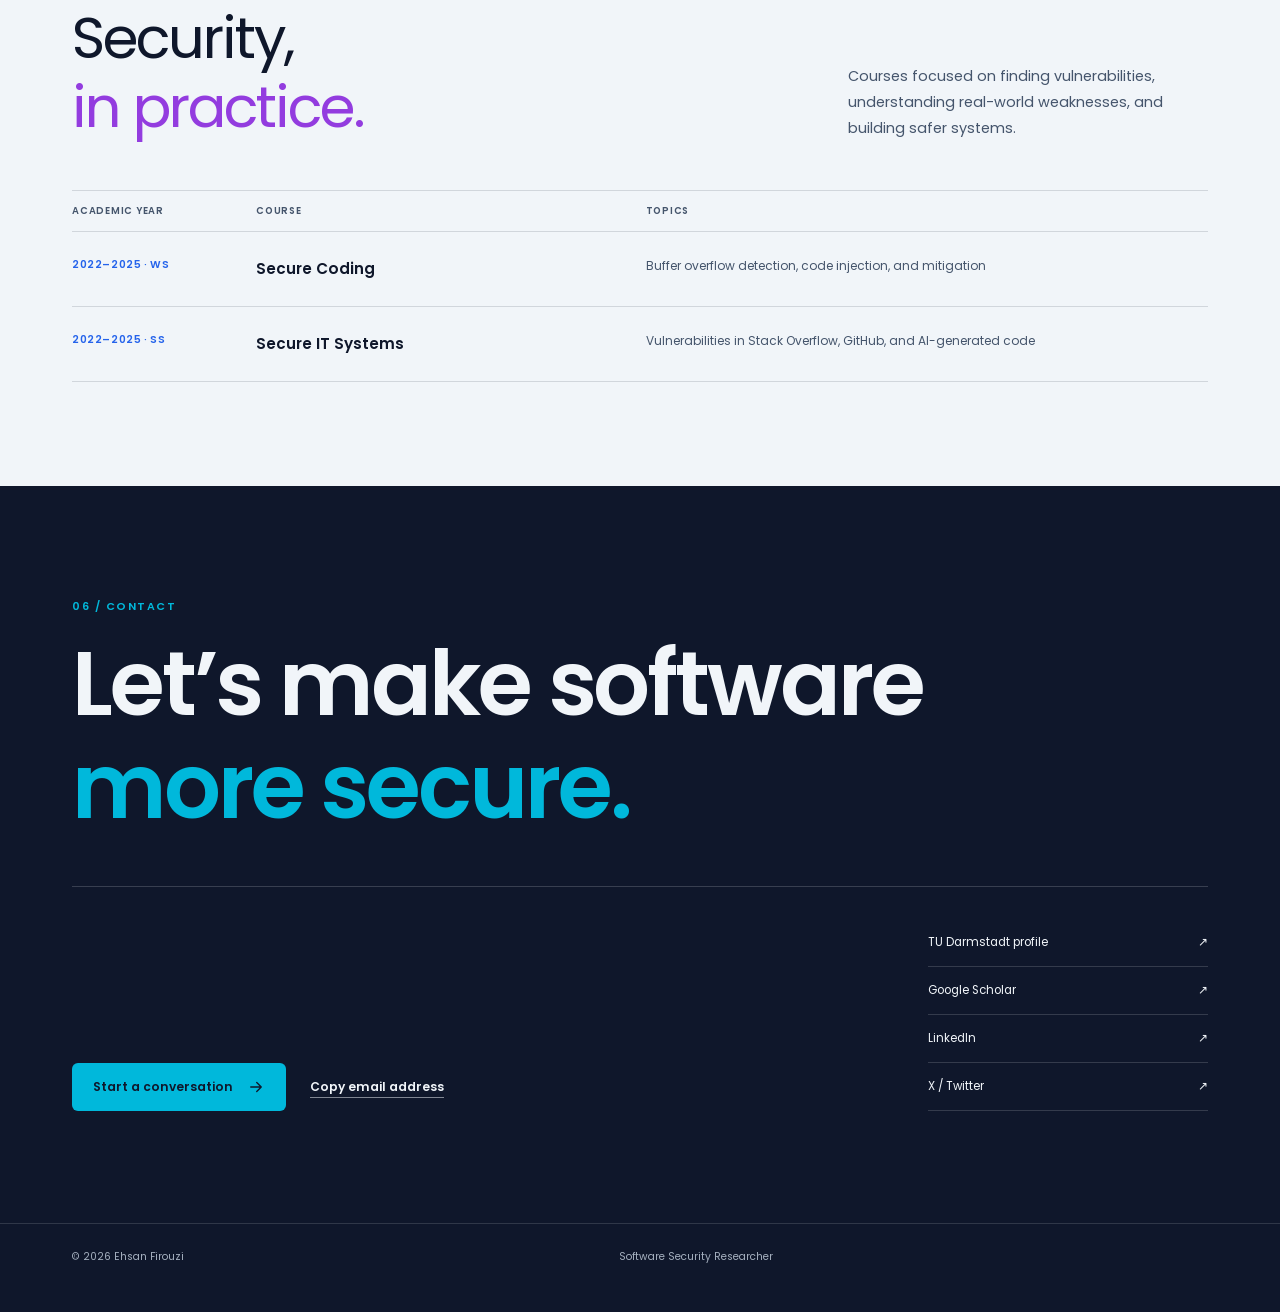
<file: index.html>
<!doctype html>
<html lang="en" data-theme="light">
<head>
  <meta charset="utf-8">
  <meta name="viewport" content="width=device-width, initial-scale=1">
  <meta http-equiv="Content-Security-Policy" content="default-src 'self'; script-src 'self'; style-src 'self'; img-src 'self' data:; font-src 'self'; connect-src 'self'; object-src 'none'; base-uri 'none'; form-action 'none'; upgrade-insecure-requests">
  <meta name="referrer" content="strict-origin-when-cross-origin">
  <meta name="description" content="Ehsan Firouzi is a postdoctoral researcher in the Software Technology Group at TU Darmstadt, working on secure software development, cryptographic API misuses, and LLMs for security.">
  <meta name="author" content="Ehsan Firouzi">
  <meta name="theme-color" content="#0f172a">
  <meta property="og:type" content="profile">
  <meta property="og:title" content="Ehsan Firouzi — Software Security Researcher">
  <meta property="og:description" content="Postdoctoral research on secure software development, cryptographic API misuses, and LLMs for security at TU Darmstadt.">
  <meta property="og:image" content="assets/images/ehsan-firouzi-tu-darmstadt.webp">
  <meta name="twitter:card" content="summary_large_image">
  <title>Ehsan Firouzi — Software Security Researcher</title>
  <link rel="icon" href="assets/images/favicon.png" type="image/png">
  <link rel="preload" href="assets/fonts/poppins-400.woff2" as="font" type="font/woff2" crossorigin>
  <link rel="preload" href="assets/fonts/poppins-700.woff2" as="font" type="font/woff2" crossorigin>
  <link rel="preload" href="assets/images/hero-background.webp" as="image">
  <link rel="stylesheet" href="assets/css/styles.css">
  <script src="assets/js/content-fallback.js" defer></script>
  <script src="assets/js/app.js" defer></script>
</head>
<body>
  <a class="skip-link" href="#main-content">Skip to content</a>

  <header class="site-header" id="site-header">
    <div class="nav-shell">
      <a class="brand" href="#top" aria-label="Ehsan Firouzi, back to top">
        <span class="brand-mark" aria-hidden="true">EF</span>
        <span class="brand-name">Ehsan Firouzi</span>
      </a>

      <nav class="primary-nav" aria-label="Primary navigation">
        <ul class="nav-links" id="nav-links">
          <li><a href="#about">About</a></li>
          <li><a href="#news">News</a></li>
          <li><a href="#publications">Research</a></li>
          <li><a href="#experience">Experience</a></li>
          <li><a href="#teaching">Teaching</a></li>
          <li><a href="#contact">Contact</a></li>
        </ul>
      </nav>

      <div class="nav-actions">
        <button class="icon-button theme-toggle" id="theme-toggle" type="button" aria-label="Switch to dark theme" aria-pressed="false">
          <svg class="theme-icon theme-icon-sun" viewBox="0 0 24 24" aria-hidden="true"><circle cx="12" cy="12" r="4"/><path d="M12 2v2M12 20v2M4.93 4.93l1.42 1.42M17.66 17.66l1.41 1.41M2 12h2M20 12h2M4.93 19.07l1.42-1.42M17.66 6.34l1.41-1.41"/></svg>
          <svg class="theme-icon theme-icon-moon" viewBox="0 0 24 24" aria-hidden="true"><path d="M20.4 15.2A8.5 8.5 0 0 1 8.8 3.6 8.5 8.5 0 1 0 20.4 15.2Z"/></svg>
        </button>
        <button class="icon-button menu-toggle" id="menu-toggle" type="button" aria-label="Open navigation" aria-expanded="false" aria-controls="nav-links">
          <svg class="menu-icon-open" viewBox="0 0 24 24" aria-hidden="true"><path d="M4 7h16M4 12h16M4 17h16"/></svg>
          <svg class="menu-icon-close" viewBox="0 0 24 24" aria-hidden="true"><path d="m6 6 12 12M18 6 6 18"/></svg>
        </button>
      </div>
    </div>
  </header>

  <main id="main-content">
    <section class="hero" id="top" aria-labelledby="hero-title">
      <div class="hero-content">
        <p class="hero-kicker">Software Security Researcher</p>
        <h1 id="hero-title">Hi<span class="hero-punctuation">,</span> I am<br>Ehsan<br>Firouzi<span class="hero-punctuation">.</span></h1>
        <p class="hero-subtitle">Postdoctoral Researcher · Software Technology Group · TU Darmstadt</p>
        <a class="hero-news" id="hero-news" href="#news" hidden>
          <span class="hero-news-label">Latest news</span>
          <span class="hero-news-title" id="hero-news-title"></span>
          <span aria-hidden="true">↗</span>
        </a>
        <a class="hero-scroll" href="#about">Discover my work<svg viewBox="0 0 24 24" aria-hidden="true"><path d="M12 5v14M6 13l6 6 6-6"/></svg></a>
      </div>
    </section>

    <section class="section about" id="about" aria-labelledby="about-title">
      <div class="shell">
        <div class="about-heading">
          <p class="section-index">01 / About</p>
          <h2 id="about-title">About me</h2>
        </div>
        <div class="about-layout">
          <div class="about-content">
            <p class="lead">I am a postdoctoral researcher in the Software Technology Group at TU Darmstadt, Germany.</p>
            <p>My current research focuses on understanding the challenges developers face in building secure software and developing approaches and tools that support secure software development.</p>
            <p>During my PhD, I investigated cryptographic API misuses and the potential of large language models to help developers detect and mitigate them. I also hold an M.Sc. in Information Technology Engineering with a specialization in Secure Computing from Shiraz University, obtained in 2020.</p>
            <div class="research-topics" aria-label="Research interests">
              <span>Secure software development</span>
              <span>Cryptographic API misuses</span>
              <span>LLMs for security</span>
              <span>Developer-centered security</span>
            </div>
            <button class="text-button" id="print-profile" type="button">Print or save profile as PDF<svg viewBox="0 0 24 24" aria-hidden="true"><path d="M7 8V3h10v5M7 17H4V9h16v8h-3M7 14h10v7H7z"/></svg></button>
          </div>
          <figure class="about-portrait">
            <img src="assets/images/ehsan-firouzi-tu-darmstadt.webp" width="500" height="750" alt="Ehsan Firouzi - TU Darmstadt" loading="lazy">
           <figcaption><span>*Image generated by GPT</span></figcaption> 
          </figure>
        </div>
      </div>
    </section>

    <section class="section news-section" id="news" aria-labelledby="news-title">
      <div class="shell">
        <div class="section-topline">
          <div>
            <p class="section-index">02 / Updates</p>
            <h2 id="news-title">Latest <em>notes.</em></h2>
          </div>
          <p class="source-note">Loaded from <code>data/news.txt</code></p>
        </div>
        <div class="news-layout" id="news-list" aria-busy="true">
          <p class="loading-state">Loading news…</p>
        </div>
      </div>
    </section>

    <section class="section publications-section" id="publications" aria-labelledby="publications-title">
      <div class="shell">
        <div class="section-topline publications-heading">
          <div>
            <p class="section-index">03 / Selected research</p>
            <h2 id="publications-title">Papers &amp;<br><em>publications.</em></h2>
          </div>
          <p class="section-summary">Explore work on cryptographic misuse detection, secure APIs, LLM security, and empirical software engineering.</p>
        </div>

        <div class="publication-tools" aria-label="Publication filters">
          <div class="search-field">
            <svg viewBox="0 0 24 24" aria-hidden="true"><circle cx="11" cy="11" r="7"/><path d="m16 16 5 5"/></svg>
            <label class="sr-only" for="publication-search">Search publications</label>
            <input id="publication-search" type="search" placeholder="Search title, author, or venue" autocomplete="off" maxlength="120" disabled>
          </div>
          <div class="select-field">
            <label class="sr-only" for="year-filter">Filter by year</label>
            <select id="year-filter" disabled><option value="all">All years</option></select>
          </div>
          <div class="type-filters" role="group" aria-label="Filter by publication type">
            <button type="button" data-type="all" aria-pressed="true" disabled>All</button>
            <button type="button" data-type="journal" aria-pressed="false" disabled>Journal</button>
            <button type="button" data-type="conference" aria-pressed="false" disabled>Conference</button>
            <button type="button" data-type="workshop" aria-pressed="false" disabled>Workshop</button>
          </div>
        </div>
        <div class="results-line">
          <p id="publication-status" role="status" aria-live="polite">Loading publications…</p>
          <button class="text-button clear-filters" id="clear-filters" type="button" hidden>Clear filters</button>
        </div>
        <div class="publication-list" id="publication-list" aria-busy="true"></div>
      </div>
    </section>

    <section class="section experience-section" id="experience" aria-labelledby="experience-title">
      <div class="shell section-grid">
        <div class="section-heading">
          <p class="section-index">04 / Background</p>
          <h2 id="experience-title">Experience &amp;<br><em>service.</em></h2>
        </div>
        <div class="experience-content">
          <div class="timeline">
            <article class="timeline-item"><time>Current</time><div><h3>Postdoctoral Researcher · Software Technology Group</h3><p>TU Darmstadt · Darmstadt, Germany</p></div></article>
            <article class="timeline-item"><time>2022 · 2026</time><div><h3>Lecturer and Research Assistant</h3><p>TU Clausthal (DIGIT) · Goslar, Germany</p></div></article>
            <article class="timeline-item"><time>2016 — 2022</time><div><h3>Senior Software Developer &amp; Team Lead</h3><p>Pars Diamond · Shiraz, Iran</p></div></article>
            <article class="timeline-item"><time>2012 — 2022</time><div><h3>Software Expert &amp; System Analyzer</h3><p>Fars Deeds and Real Estate · Shiraz, Iran</p></div></article>
            <article class="timeline-item"><time>2008 — 2010</time><div><h3>C# &amp; XML Instructor</h3><p>Noavaran Danesh Faragir Institute · Shiraz, Iran</p></div></article>
          </div>
          <div class="service-block">
            <h3>Academic service</h3>
            <ul class="service-list">
              <li><span>MSR Junior PC</span><time>2026</time></li>
              <li><span>Student Volunteer, EASE</span><time>2025</time></li>
              <li><span>MSR Junior PC</span><time>2025</time></li>
              <li><span>Student Volunteer, ESEM</span><time>2024</time></li>
            </ul>
          </div>
        </div>
      </div>
    </section>

    <section class="section teaching-section" id="teaching" aria-labelledby="teaching-title">
      <div class="shell">
        <div class="section-topline">
          <div>
            <p class="section-index">05 / Teaching</p>
            <h2 id="teaching-title">Security,<br><em>in practice.</em></h2>
          </div>
          <p class="section-summary">Courses focused on finding vulnerabilities, understanding real-world weaknesses, and building safer systems.</p>
        </div>
        <div class="course-table">
          <div class="course-row course-header" aria-hidden="true"><span>Academic year</span><span>Course</span><span>Topics</span></div>
          <article class="course-row"><time>2022–2025 · WS</time><h3>Secure Coding</h3><p>Buffer overflow detection, code injection, and mitigation</p></article>
          <article class="course-row"><time>2022–2025 · SS</time><h3>Secure IT Systems</h3><p>Vulnerabilities in Stack Overflow, GitHub, and AI-generated code</p></article>
        </div>
      </div>
    </section>

    <section class="section contact-section" id="contact" aria-labelledby="contact-title">
      <div class="shell">
        <p class="section-index">06 / Contact</p>
        <h2 id="contact-title">Let’s make software<br><em>more secure.</em></h2>
        <div class="contact-bottom">
          <div class="contact-actions">
            <a class="button button-accent" href="mailto:Ehsan.fir@gmail.com">Start a conversation<svg viewBox="0 0 24 24" aria-hidden="true"><path d="M5 12h14M13 6l6 6-6 6"/></svg></a>
            <button class="text-button text-button-light" id="copy-email" type="button" data-email="Ehsan.fir@gmail.com">Copy email address</button>
          </div>
          <div class="social-links" aria-label="Social and academic profiles">
            <a href="https://www.st.informatik.tu-darmstadt.de/people/ehsan_firouzi/" target="_blank" rel="noopener noreferrer">TU Darmstadt profile<span aria-hidden="true">↗</span></a>
            <a href="https://scholar.google.com/citations?user=i0vw-QgAAAAJ&amp;hl=en" target="_blank" rel="noopener noreferrer">Google Scholar<span aria-hidden="true">↗</span></a>
            <a href="https://www.linkedin.com/in/ehsan-firouzi-0a0747167/" target="_blank" rel="noopener noreferrer">LinkedIn<span aria-hidden="true">↗</span></a>
            <a href="https://x.com/Ehsan01300894" target="_blank" rel="noopener noreferrer">X / Twitter<span aria-hidden="true">↗</span></a>
          </div>
        </div>
      </div>
    </section>
  </main>

  <footer class="site-footer">
    <div class="shell footer-inner">
      <p>© <span id="current-year">2026</span> Ehsan Firouzi</p>
      <p>Software Security Researcher</p>
      <button class="footer-button" id="content-guide-open" type="button"></button>
    </div>
  </footer>

  <button class="back-to-top" id="back-to-top" type="button" aria-label="Back to top" hidden>
    <svg viewBox="0 0 24 24" aria-hidden="true"><path d="M12 19V5M6 11l6-6 6 6"/></svg>
  </button>

  <div class="toast" id="toast" role="status" aria-live="polite" aria-atomic="true"></div>

  <dialog class="content-guide" id="content-guide" aria-labelledby="guide-title">
    <div class="dialog-topline">
      <h2 id="guide-title">Update site content</h2>
      <button class="icon-button" id="content-guide-close" type="button" aria-label="Close content guide"><svg viewBox="0 0 24 24" aria-hidden="true"><path d="m6 6 12 12M18 6 6 18"/></svg></button>
    </div>
    <p>Edit the plain-text files in the <code>data</code> folder. Add one block per item and separate blocks with three hyphens on their own line.</p>
    <pre><code>date: 2026-10-27
title: Your news headline
summary: A short description.
tag: Announcement
link: https://example.com
featured: false
---</code></pre>
    <p>For papers, use <code>year</code>, <code>type</code>, <code>title</code>, <code>authors</code>, <code>venue</code>, and an optional <code>pdf</code> link. Content is rendered as text; HTML is never executed.</p>
    <a class="text-link" href="README.md" target="_blank" rel="noopener">Open the full editing guide</a>
  </dialog>
</body>
</html>
</file>
<file: assets/css/styles.css>
@font-face{font-family:Poppins;src:url('../fonts/poppins-300.woff2') format('woff2');font-style:normal;font-weight:300;font-display:swap}
@font-face{font-family:Poppins;src:url('../fonts/poppins-400.woff2') format('woff2');font-style:normal;font-weight:400 500;font-display:swap}
@font-face{font-family:Poppins;src:url('../fonts/poppins-600.woff2') format('woff2');font-style:normal;font-weight:600;font-display:swap}
@font-face{font-family:Poppins;src:url('../fonts/poppins-700.woff2') format('woff2');font-style:normal;font-weight:700 800;font-display:swap}

:root{
  --p-blue-600:oklch(0.546 0.215 262.9);
  --p-blue-700:oklch(0.488 0.196 264.4);
  --p-purple-500:oklch(0.558 0.233 303.9);
  --p-cyan-500:oklch(0.715 0.143 215.2);
  --p-slate-950:oklch(0.208 0.042 265.8);
  --p-slate-900:oklch(0.279 0.041 260.0);
  --p-slate-600:oklch(0.446 0.043 257.3);
  --p-slate-100:oklch(0.968 0.007 247.9);
  --p-off-white:oklch(0.992 0.003 247.9);
  --primary:var(--p-blue-600);
  --primary-hover:var(--p-blue-700);
  --on-primary:var(--p-off-white);
  --secondary:var(--p-purple-500);
  --accent:var(--p-cyan-500);
  --surface:var(--p-off-white);
  --surface-raised:oklch(0.998 0.002 247.9);
  --surface-muted:var(--p-slate-100);
  --surface-inverse:var(--p-slate-950);
  --text:var(--p-slate-950);
  --text-muted:var(--p-slate-600);
  --text-inverse:var(--p-slate-100);
  --line:oklch(0.208 0.042 265.8 / .14);
  --line-strong:oklch(0.208 0.042 265.8 / .38);
  --header-bg:oklch(0.992 0.003 247.9 / .96);
  --font-body:Poppins,'Helvetica Neue',Arial,sans-serif;
  --shell:1200px;
  --header-height:76px;
  --ease:cubic-bezier(.24,.12,.09,1);
  color-scheme:light;
}

html[data-theme="dark"]{
  --primary:oklch(0.72 0.14 262);
  --primary-hover:oklch(0.8 0.11 262);
  --on-primary:var(--p-slate-950);
  --surface:var(--p-slate-950);
  --surface-raised:var(--p-slate-900);
  --surface-muted:oklch(0.24 0.04 260);
  --surface-inverse:oklch(0.16 0.035 265.8);
  --text:var(--p-slate-100);
  --text-muted:oklch(0.75 0.025 257.3);
  --line:oklch(0.968 0.007 247.9 / .15);
  --line-strong:oklch(0.968 0.007 247.9 / .38);
  --header-bg:oklch(0.208 0.042 265.8 / .96);
  color-scheme:dark;
}

*,*::before,*::after{box-sizing:border-box}
*{margin:0}
html{scroll-behavior:smooth;scroll-padding-top:calc(var(--header-height) + 20px)}
body{min-width:320px;min-height:100dvh;background:var(--surface);color:var(--text);font-family:var(--font-body);font-size:16px;line-height:1.7;-webkit-font-smoothing:antialiased;transition:background-color 220ms,color 220ms}
body.menu-open{overflow:hidden}
img,svg{display:block;max-width:100%}
img{height:auto}
button,input,select{font:inherit}
button,a{-webkit-tap-highlight-color:transparent}
button{color:inherit;cursor:pointer}
a{color:inherit;text-decoration:none}
p{max-width:72ch}
h1,h2,h3{font-weight:600;text-wrap:balance}
em{font-style:normal;color:var(--secondary)}
::selection{background:var(--accent);color:var(--p-slate-950)}
:focus-visible{outline:3px solid var(--accent);outline-offset:4px}
[hidden]{display:none!important}
.sr-only{position:absolute;width:1px;height:1px;padding:0;margin:-1px;overflow:hidden;clip:rect(0,0,0,0);white-space:nowrap;border:0}
.skip-link{position:fixed;top:12px;left:12px;z-index:50;padding:12px 18px;background:var(--accent);color:var(--p-slate-950);font-weight:600;transform:translateY(-160%);transition:transform 180ms var(--ease)}
.skip-link:focus{transform:translateY(0)}
.shell{width:min(100%,var(--shell));margin-inline:auto;padding-inline:24px}
.section{padding-block:80px}
.section-index,.source-note{font-size:.68rem;font-weight:600;letter-spacing:.14em;text-transform:uppercase}
.section-index{margin-bottom:16px;color:var(--primary)}
h2{font-size:clamp(2.1rem,7vw,3.6rem);font-weight:400;line-height:1.2;letter-spacing:-.035em}
.section-grid{display:grid;gap:48px}
.section-topline{display:grid;gap:24px;margin-bottom:48px}
.section-summary{align-self:end;color:var(--text-muted);font-size:.9rem;line-height:1.8}
.button{min-height:48px;display:inline-flex;align-items:center;justify-content:center;gap:14px;padding:12px 20px;border:1px solid transparent;border-radius:6px;font-size:.76rem;font-weight:600;transition:background-color 180ms,color 180ms,transform 180ms var(--ease)}
.button svg,.text-button svg{width:18px;height:18px;fill:none;stroke:currentColor;stroke-width:1.8;stroke-linecap:round;stroke-linejoin:round;transition:transform 180ms var(--ease)}
.button:hover{transform:translateY(-2px)}
.button:hover svg{transform:translateX(3px)}
.button:active{transform:translateY(0)}
.button-primary{background:var(--primary);color:var(--on-primary)}
.button-primary:hover{background:var(--primary-hover)}
.button-accent{background:var(--accent);color:var(--p-slate-950)}
.button-accent:hover{background:oklch(0.77 0.13 215.2)}
.text-link,.text-button,.footer-button{display:inline-flex;align-items:center;gap:10px;min-height:44px;border:0;background:none;color:var(--primary);font-size:.76rem;font-weight:600;text-decoration:underline;text-decoration-color:var(--line-strong);text-underline-offset:6px;transition:text-decoration-color 180ms,color 180ms}
.text-link:hover,.text-button:hover,.footer-button:hover{text-decoration-color:var(--accent)}
.text-button{padding:0}
.text-button-light{color:var(--text-inverse);text-decoration-color:oklch(0.968 0.007 247.9 / .5)}
.icon-button{width:46px;height:46px;display:inline-grid;place-items:center;border:1px solid var(--line);border-radius:50%;background:transparent;transition:background-color 180ms,border-color 180ms,transform 180ms}
.icon-button:hover{background:var(--surface-muted);border-color:var(--primary)}
.icon-button:active{transform:scale(.95)}
.icon-button svg{width:19px;height:19px;fill:none;stroke:currentColor;stroke-width:1.7;stroke-linecap:round;stroke-linejoin:round}

/* Navigation */
.site-header{position:fixed;top:0;left:0;right:0;z-index:30;height:var(--header-height);border-bottom:1px solid var(--line);background:var(--header-bg);backdrop-filter:blur(14px);-webkit-backdrop-filter:blur(14px)}
.nav-shell{position:relative;width:min(100%,var(--shell));height:100%;margin:auto;padding-inline:20px;display:flex;align-items:center;justify-content:space-between;gap:20px}
.brand{display:inline-flex;align-items:center;gap:10px;min-height:44px;color:var(--primary);font-size:.86rem;font-weight:700;letter-spacing:.12em;text-transform:uppercase}
.brand-mark{display:grid;place-items:center;width:34px;height:34px;color:var(--primary);font-size:1rem;letter-spacing:-.04em}
.brand-name{display:none}
.primary-nav{position:absolute;top:var(--header-height);left:0;right:0;max-height:calc(100dvh - var(--header-height));overflow:auto;background:var(--surface);border-bottom:1px solid var(--line)}
.nav-links{display:none;list-style:none;padding:20px 24px 28px}
.site-header.nav-open .primary-nav{box-shadow:0 24px 40px oklch(0.1 0 0 / .16)}
.site-header.nav-open .nav-links{display:grid}
.nav-links a{display:flex;align-items:center;min-height:52px;border-bottom:1px solid var(--line);color:var(--text-muted);font-size:.86rem;font-weight:500}
.nav-links a:hover,.nav-links a[aria-current="true"]{color:var(--primary)}
.nav-links a[aria-current="true"]{text-decoration:underline;text-decoration-color:var(--accent);text-decoration-thickness:2px;text-underline-offset:7px}
.nav-actions{display:flex;align-items:center;gap:8px}
.theme-icon-moon,.menu-icon-close{display:none}
html[data-theme="dark"] .theme-icon-sun{display:none}
html[data-theme="dark"] .theme-icon-moon{display:block}
.site-header.nav-open .menu-icon-open{display:none}
.site-header.nav-open .menu-icon-close{display:block}

/* Original full-screen introduction */
.hero{position:relative;min-height:100dvh;display:grid;place-items:center;overflow:hidden;padding:calc(var(--header-height) + 48px) 24px 96px;background:linear-gradient(oklch(0.49 0.09 264 / .82),oklch(0.35 0.09 264 / .88)),url('../images/hero-background.webp') center/cover no-repeat;color:var(--p-off-white);text-align:center}
.hero::after{content:"";position:absolute;inset:0;background:oklch(0.16 0.04 265 / .15);pointer-events:none}
.hero-content{position:relative;z-index:1;width:min(100%,1050px);margin:auto}
.hero-kicker{margin-bottom:24px;color:oklch(0.9 0.04 215);font-size:.67rem;font-weight:600;letter-spacing:.24em;text-transform:uppercase}
.hero h1{font-size:clamp(3.15rem,13vw,6.6rem);font-weight:700;line-height:1.04;letter-spacing:.035em;text-transform:uppercase}
.hero-punctuation{color:var(--accent)}
.hero-subtitle{max-width:920px;margin:32px auto 0;font-size:clamp(.74rem,2.5vw,1.08rem);font-weight:300;letter-spacing:.12em;line-height:1.8;text-transform:uppercase}
.hero-news{width:fit-content;max-width:min(100%,640px);margin:24px auto 0;display:flex;align-items:center;justify-content:center;gap:12px;padding:12px 0;border-top:1px solid oklch(0.968 0.007 247.9 / .3);border-bottom:1px solid oklch(0.968 0.007 247.9 / .3);color:var(--p-off-white);text-align:left}
.hero-news[hidden]{display:none}
.hero-news-label{flex:none;color:var(--accent);font-size:.59rem;font-weight:600;letter-spacing:.13em;text-transform:uppercase}
.hero-news-title{font-size:.7rem;font-weight:400;line-height:1.6}
.hero-news>span:last-child{flex:none;color:var(--accent)}
.hero-news:hover .hero-news-title{text-decoration:underline;text-decoration-color:var(--accent);text-underline-offset:5px}
.hero-scroll{position:absolute;left:50%;bottom:-64px;min-width:150px;min-height:48px;display:inline-flex;align-items:center;justify-content:center;gap:10px;transform:translateX(-50%);color:var(--p-off-white);font-size:.68rem;font-weight:500;letter-spacing:.08em}
.hero-scroll svg{width:18px;height:18px;fill:none;stroke:var(--accent);stroke-width:1.8;stroke-linecap:round;stroke-linejoin:round;transition:transform 180ms}
.hero-scroll:hover svg{transform:translateY(3px)}

/* About */
.about{padding-top:112px;background:var(--surface-raised)}
.about-heading{margin-bottom:48px;text-align:center}
.about-heading h2{text-transform:lowercase}
.about-layout{display:grid;gap:48px;align-items:start}
.about-content{display:grid;gap:20px}
.about-content .lead{font-size:1.03rem;font-weight:400;line-height:1.85;color:var(--text)}
.about-content>p:not(.lead){color:var(--text-muted);font-size:.9rem;line-height:1.85}
.research-topics{display:flex;flex-wrap:wrap;gap:8px;margin-top:4px}
.research-topics span{padding:7px 11px;border:1px solid var(--line);border-radius:4px;background:var(--surface-muted);font-size:.67rem;font-weight:500;line-height:1.5}
.about-content .text-button{justify-self:start;margin-top:4px}
.about-portrait{width:min(100%,420px);margin-inline:auto;border-radius:8px;overflow:hidden;background:var(--p-blue-600);box-shadow:0 16px 36px oklch(0.208 0.042 265.8 / .12)}
.about-portrait img{width:100%;aspect-ratio:500/584;object-fit:cover;filter:saturate(.94);transition:transform 250ms var(--ease),filter 250ms}
.about-portrait:hover img{transform:scale(1.015);filter:saturate(1.04)}
.about-portrait figcaption{display:flex;flex-wrap:wrap;justify-content:space-between;gap:8px 16px;padding:18px 20px;color:var(--p-off-white);font-size:.62rem;font-weight:500;letter-spacing:.06em;text-transform:uppercase}

/* News */
.news-section{background:var(--surface-inverse);color:var(--text-inverse)}
.news-section .section-index,.news-section .source-note{color:oklch(0.75 0.025 257.3)}
.news-section h2 em{color:var(--accent)}
.source-note{align-self:end;letter-spacing:.05em;text-transform:none;font-weight:400}
.source-note code{font-family:var(--font-body);font-size:.7rem;color:var(--text-inverse)}
.news-layout{display:grid;gap:36px;min-height:160px}
.loading-state,.empty-state,.error-state{padding-block:32px;color:var(--text-muted);font-size:.85rem}
.news-section .loading-state,.news-section .empty-state,.news-section .error-state{color:oklch(0.8 0.025 257.3)}
.news-item{display:grid;gap:12px;padding-top:24px;border-top:1px solid oklch(0.968 0.007 247.9 / .18)}
.news-meta{display:flex;flex-wrap:wrap;gap:8px 16px;align-items:center;font-size:.63rem;font-weight:600;letter-spacing:.08em;text-transform:uppercase;color:oklch(0.78 0.025 257.3)}
.news-meta .news-tag{color:var(--accent)}
.news-item h3{font-size:1.05rem;font-weight:600;line-height:1.55}
.news-item p{color:oklch(0.8 0.025 257.3);font-size:.8rem;line-height:1.8}
.news-item .news-link{justify-self:start;display:inline-flex;align-items:center;min-height:40px;color:var(--text-inverse);font-size:.7rem;font-weight:600;text-decoration:underline;text-decoration-color:var(--accent);text-underline-offset:6px}
.news-item .news-link:hover{color:var(--accent)}
.news-featured{align-content:start;padding-top:28px;border-top-color:var(--accent)}
.news-featured h3{font-size:clamp(1.5rem,5vw,2.25rem);line-height:1.4}
.news-featured p{font-size:.88rem}
.news-secondary{display:grid;align-content:start;gap:28px}

/* Publications */
.publications-section{background:var(--surface-muted)}
.publication-tools{display:grid;gap:16px;padding-block:24px;border-top:1px solid var(--line-strong);border-bottom:1px solid var(--line)}
.search-field{position:relative;display:flex;align-items:center}
.search-field svg{position:absolute;left:0;width:19px;height:19px;fill:none;stroke:var(--text-muted);stroke-width:1.6;pointer-events:none}
.search-field input{width:100%;min-height:48px;padding:10px 8px 10px 30px;border:0;border-bottom:1px solid var(--line);border-radius:0;background:transparent;color:var(--text);font-size:.78rem;outline:none}
.search-field input:focus{border-bottom-color:var(--primary);box-shadow:0 2px 0 var(--primary)}
.search-field input::placeholder{color:var(--text-muted);opacity:1}
.search-field input:disabled{opacity:.55;cursor:not-allowed}
.select-field select{width:100%;min-height:48px;padding:10px 34px 10px 12px;border:1px solid var(--line);border-radius:6px;background:var(--surface);color:var(--text);font-size:.74rem;cursor:pointer}
.type-filters{display:flex;flex-wrap:wrap;gap:8px}
.type-filters button{min-height:44px;padding:8px 14px;border:1px solid var(--line);border-radius:6px;background:transparent;color:var(--text-muted);font-size:.68rem;font-weight:600;transition:background-color 160ms,color 160ms,border-color 160ms}
.type-filters button:hover{border-color:var(--primary);color:var(--primary)}
.type-filters button[aria-pressed="true"]{background:var(--primary);color:var(--on-primary);border-color:var(--primary)}
.type-filters button:disabled{opacity:.5;cursor:not-allowed}
.results-line{min-height:64px;display:flex;align-items:center;justify-content:space-between;gap:16px}
.results-line p{font-size:.7rem;color:var(--text-muted)}
.clear-filters{font-size:.7rem}
.publication-list{border-bottom:1px solid var(--line)}
.paper{display:grid;gap:16px;padding-block:28px;border-top:1px solid var(--line)}
.paper-meta{display:flex;gap:12px;align-items:center;font-size:.64rem;font-weight:600;letter-spacing:.06em;text-transform:uppercase;color:var(--secondary)}
.paper-meta .paper-year{color:var(--primary);font-size:.85rem}
.paper-meta .paper-type::before{content:"";display:inline-block;width:18px;height:1px;margin-right:12px;vertical-align:middle;background:var(--accent)}
.paper-main{display:grid;gap:10px}
.paper h3{max-width:45ch;font-size:1.04rem;font-weight:600;line-height:1.65}
.paper-authors{font-size:.76rem;font-weight:500}
.paper-venue{font-size:.72rem;line-height:1.7;color:var(--text-muted)}
.paper-actions{display:flex;flex-wrap:wrap;gap:8px 20px;align-items:center}
.paper-link,.citation-button{min-height:44px;display:inline-flex;align-items:center;gap:8px;border:0;background:none;color:var(--primary);font-size:.68rem;font-weight:600;text-decoration:underline;text-decoration-color:var(--line-strong);text-underline-offset:6px}
.paper-link:hover,.citation-button:hover{text-decoration-color:var(--accent)}

/* Experience and teaching */
.experience-section{background:var(--surface-raised)}
.experience-content{display:grid;gap:48px}
.timeline{border-bottom:1px solid var(--line)}
.timeline-item{display:grid;gap:8px;padding-block:24px;border-top:1px solid var(--line)}
.timeline-item time{font-size:.65rem;font-weight:600;letter-spacing:.06em;text-transform:uppercase;color:var(--primary)}
.timeline-item h3{font-size:.9rem;font-weight:600;line-height:1.6}
.timeline-item p{margin-top:4px;font-size:.75rem;color:var(--text-muted)}
.service-block h3{margin-bottom:16px;font-size:.68rem;letter-spacing:.1em;text-transform:uppercase;color:var(--secondary)}
.service-list{list-style:none;border-bottom:1px solid var(--line)}
.service-list li{display:flex;justify-content:space-between;gap:16px;padding-block:14px;border-top:1px solid var(--line);font-size:.76rem}
.service-list time{color:var(--text-muted);font-variant-numeric:tabular-nums}
.teaching-section{background:var(--surface-muted)}
.course-table{border-bottom:1px solid var(--line)}
.course-row{display:grid;gap:8px;padding-block:24px;border-top:1px solid var(--line)}
.course-row time{font-size:.65rem;font-weight:600;letter-spacing:.06em;text-transform:uppercase;color:var(--primary)}
.course-row h3{font-size:.95rem;font-weight:600}
.course-row p{font-size:.75rem;color:var(--text-muted)}
.course-header{display:none}

/* Contact and footer */
.contact-section{background:var(--surface-inverse);color:var(--text-inverse);padding-block:88px}
.contact-section .section-index{color:var(--accent)}
.contact-section h2{max-width:950px;font-size:clamp(2.4rem,9vw,5.6rem);font-weight:600;line-height:1.15}
.contact-section h2 em{color:var(--accent)}
.contact-bottom{display:grid;gap:40px;margin-top:48px;padding-top:32px;border-top:1px solid oklch(0.968 0.007 247.9 / .18)}
.contact-actions{display:flex;flex-wrap:wrap;gap:16px 24px;align-items:center}
.social-links{display:grid}
.social-links a{display:flex;align-items:center;justify-content:space-between;gap:24px;min-height:48px;border-bottom:1px solid oklch(0.968 0.007 247.9 / .16);font-size:.72rem;font-weight:500}
.social-links a:hover{color:var(--accent)}
.site-footer{background:var(--surface-inverse);color:oklch(0.75 0.025 257.3);border-top:1px solid oklch(0.968 0.007 247.9 / .14)}
.footer-inner{padding-block:24px;display:flex;flex-wrap:wrap;justify-content:space-between;gap:12px 24px;font-size:.65rem}
.footer-inner>p:nth-child(2){display:none}
.footer-button{min-height:40px;padding:0;color:var(--text-inverse);font-size:.65rem}
.back-to-top{position:fixed;right:20px;bottom:max(20px,env(safe-area-inset-bottom));z-index:20;width:48px;height:48px;display:grid;place-items:center;border:0;border-radius:50%;background:var(--secondary);color:var(--p-off-white);box-shadow:0 8px 24px oklch(0.1 0 0 / .2);transition:transform 180ms var(--ease),background-color 180ms}
.back-to-top:hover{transform:translateY(-3px);background:var(--primary);color:var(--on-primary)}
.back-to-top svg{width:20px;height:20px;fill:none;stroke:currentColor;stroke-width:1.8;stroke-linecap:round;stroke-linejoin:round}
.toast{position:fixed;left:50%;bottom:max(24px,env(safe-area-inset-bottom));z-index:60;max-width:calc(100% - 40px);padding:12px 18px;border-radius:6px;background:var(--accent);color:var(--p-slate-950);font-size:.74rem;font-weight:600;box-shadow:0 8px 30px oklch(0.1 0 0 / .25);opacity:0;pointer-events:none;transform:translate(-50%,16px);transition:opacity 180ms,transform 180ms var(--ease)}
.toast.visible{opacity:1;transform:translate(-50%,0)}

/* Content guide */
.content-guide{width:min(620px,calc(100% - 32px));max-height:85dvh;padding:28px;border:1px solid var(--line-strong);border-radius:8px;background:var(--surface-raised);color:var(--text);box-shadow:0 24px 80px oklch(0.1 0 0 / .3)}
.content-guide::backdrop{background:oklch(0.1 0.02 265 / .72);backdrop-filter:blur(4px)}
.dialog-topline{display:flex;align-items:center;justify-content:space-between;gap:20px;margin-bottom:24px}
.dialog-topline h2{font-size:1.6rem;font-weight:600}
.content-guide p{margin-block:16px;color:var(--text-muted);font-size:.78rem}
.content-guide code{font-family:ui-monospace,SFMono-Regular,Consolas,monospace;font-size:.82em;color:var(--text)}
.content-guide pre{max-width:100%;overflow:auto;padding:18px;border-radius:6px;background:var(--surface-inverse);color:var(--text-inverse)}
.content-guide pre code{color:inherit;line-height:1.7}
.content-guide .text-link{margin-top:8px}
.error-state button{margin-left:12px}

@media (min-width:640px){
  .shell{padding-inline:36px}
  .nav-shell{padding-inline:32px}
  .brand-name{display:inline}
  .section{padding-block:104px}
  .section-topline{grid-template-columns:1fr minmax(240px,360px);align-items:end}
  .publication-tools{grid-template-columns:minmax(240px,1fr) 150px;align-items:center}
  .type-filters{grid-column:1/-1}
  .news-layout{grid-template-columns:minmax(0,1.15fr) minmax(280px,.85fr);gap:48px}
  .paper{grid-template-columns:100px minmax(0,1fr);gap:24px}
  .paper-actions{grid-column:2}
  .timeline-item{grid-template-columns:140px 1fr;gap:20px}
  .course-row{grid-template-columns:160px minmax(170px,.65fr) 1fr;gap:24px;align-items:start}
  .course-header{display:grid;padding-block:12px;color:var(--text-muted);font-size:.6rem;font-weight:600;letter-spacing:.08em;text-transform:uppercase}
  .contact-bottom{grid-template-columns:1fr 280px;align-items:end}
  .footer-inner>p:nth-child(2){display:block}
}

@media (min-width:900px){
  :root{--header-height:84px}
  body.menu-open{overflow:auto}
  .menu-toggle{display:none}
  .primary-nav{position:static;max-height:none;overflow:visible;background:transparent;border:0;margin-left:auto}
  .nav-links{display:flex;align-items:center;gap:24px;padding:0}
  .nav-links a{min-height:44px;border:0;font-size:.66rem;font-weight:500;letter-spacing:.06em;text-transform:uppercase}
  .nav-actions{margin-left:12px}
  .hero{background-attachment:fixed}
  .section-grid{grid-template-columns:minmax(280px,.8fr) minmax(0,1.2fr);gap:72px}
  .about-layout{grid-template-columns:minmax(0,1.12fr) minmax(320px,.88fr);gap:72px;align-items:center}
  .about-content{padding-right:16px}
  .news-layout{gap:72px}
  .news-featured{padding-right:24px}
  .publication-tools{grid-template-columns:minmax(260px,1fr) 150px auto;gap:24px}
  .type-filters{grid-column:auto;justify-content:flex-end;flex-wrap:nowrap}
  .paper{grid-template-columns:110px minmax(0,1fr) 140px;gap:28px;padding-block:32px}
  .paper-actions{grid-column:auto;align-content:start;justify-content:flex-end}
  .experience-content{gap:56px}
  .contact-section{padding-block:112px}
}

@media (min-width:1180px){
  .shell{padding-inline:32px}
  .nav-links{gap:30px}
  .about-layout{gap:96px}
  .section-grid{gap:100px}
}

@media (max-width:380px){
  .hero h1{font-size:2.85rem}
  .brand-name{display:none}
  .type-filters button{padding-inline:11px}
}

@media (prefers-reduced-motion:reduce){
  html{scroll-behavior:auto}
  *,*::before,*::after{animation:none!important;transition:none!important;scroll-behavior:auto!important}
}

@media print{
  :root,html[data-theme="dark"]{--surface:oklch(1 0 0);--surface-raised:oklch(1 0 0);--surface-muted:oklch(1 0 0);--text:oklch(0.1 0 0);--text-muted:oklch(0.28 0 0);--line:oklch(0.1 0 0 / .25)}
  .site-header,.hero-scroll,.publication-tools,.results-line,.paper-actions,.back-to-top,.toast,.site-footer,.contact-actions,.text-button,.source-note{display:none!important}
  body{background:white;color:black;font-size:11pt}
  .shell{width:100%;padding:0}
  .section,.hero{padding-block:24px;min-height:0}
  .hero{display:block;background:none;color:black;text-align:left;break-inside:avoid}
  .hero h1{font-size:44pt}
  .hero-subtitle{margin-left:0}
  .about-layout{display:grid;grid-template-columns:1.4fr 180px;gap:32px}
  .about-portrait{width:180px}
  .about-portrait figcaption{display:none}
  .news-section,.contact-section{background:white;color:black}
  .news-item p,.news-meta,.news-section .section-index,.contact-section .section-index{color:#333}
  h2,.news-featured h3{font-size:26pt}
  .section-grid{display:grid;grid-template-columns:1fr 1.5fr;gap:32px}
  .paper,.timeline-item,.course-row,.news-item{break-inside:avoid}
  a{text-decoration:none}
}
</file>
